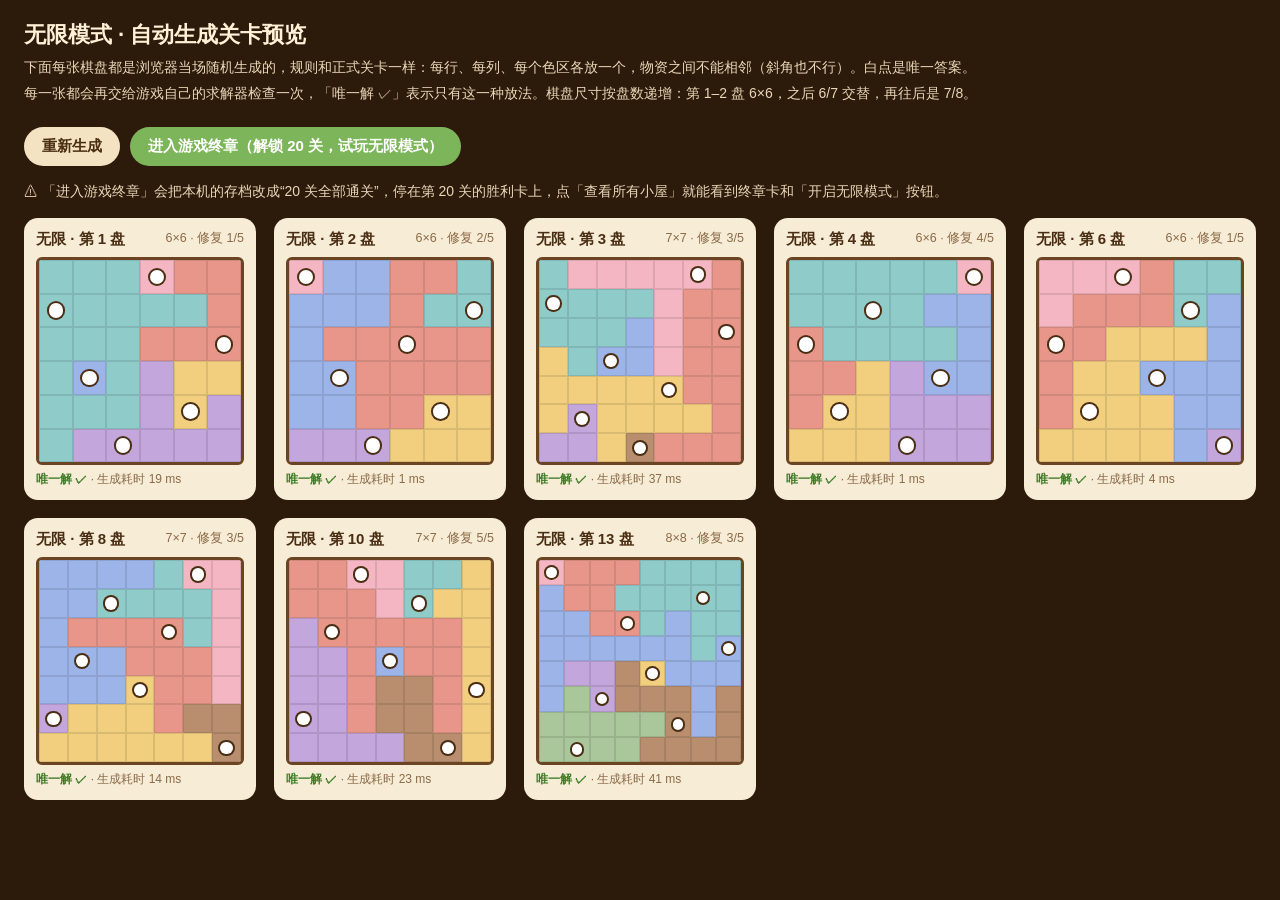
<file: endless-preview.html>
<!doctype html>
<html lang="zh-CN">
<head>
<meta charset="utf-8">
<meta name="viewport" content="width=device-width,initial-scale=1">
<title>无限模式 · 自动生成关卡预览</title>
<style>
  body{margin:0;font-family:"PingFang SC","Microsoft YaHei",sans-serif;background:#2C1A0B;color:#FFF1D6}
  header{padding:20px 24px 8px}
  h1{margin:0 0 6px;font-size:22px}
  p{margin:4px 0;color:#E9D7B8;font-size:14px;line-height:1.6}
  .bar{display:flex;flex-wrap:wrap;gap:10px;padding:10px 24px}
  button{border:0;border-radius:999px;padding:10px 18px;font-size:15px;cursor:pointer;background:#F3E3C2;color:#4A2E14;font-weight:700}
  button.go{background:#7DB65A;color:#fff}
  .grid{display:grid;grid-template-columns:repeat(auto-fill,minmax(230px,1fr));gap:18px;padding:12px 24px 40px}
  .card{background:#F7ECD6;border-radius:14px;padding:12px;color:#4A2E14}
  .card h3{margin:0 0 8px;font-size:15px;display:flex;justify-content:space-between}
  .card h3 small{font-weight:400;color:#8A6A48}
  .board{display:grid;aspect-ratio:1;border:3px solid #6B4423;border-radius:6px;overflow:hidden}
  .cell{position:relative;border:1px solid #0000001a;display:grid;place-items:center;font-size:14px}
  .cell.ans::after{content:"";width:46%;height:46%;border-radius:50%;background:#fff;box-shadow:0 0 0 2px #4A2E14}
  .cell.given::after{background:#F2C14E}
  .meta{margin-top:6px;font-size:12px;color:#8A6A48}
  .ok{color:#3E7D27;font-weight:700}.bad{color:#B3261E;font-weight:700}
</style>
</head>
<body>
<header>
  <h1>无限模式 · 自动生成关卡预览</h1>
  <p>下面每张棋盘都是浏览器当场随机生成的，规则和正式关卡一样：每行、每列、每个色区各放一个，物资之间不能相邻（斜角也不行）。白点是唯一答案。</p>
  <p>每一张都会再交给游戏自己的求解器检查一次，「唯一解 ✓」表示只有这一种放法。棋盘尺寸按盘数递增：第 1–2 盘 6×6，之后 6/7 交替，再往后是 7/8。</p>
</header>
<div class="bar">
  <button id="again">重新生成</button>
  <button id="ending" class="go">进入游戏终章（解锁 20 关，试玩无限模式）</button>
</div>
<p style="padding:0 24px">⚠ 「进入游戏终章」会把本机的存档改成“20 关全部通关”，停在第 20 关的胜利卡上，点「查看所有小屋」就能看到终章卡和「开启无限模式」按钮。</p>
<div class="grid" id="grid"></div>
<script type="module">
import { LEVELS, solve } from './engine.js';
import { generateEndless, endlessSize } from './endless.js';
const COLORS=['#F4B6C2','#8FCBC9','#E8968A','#9DB4E8','#F2CF7E','#C3A6DB','#B98E6E','#A9C79A'];
const ROUNDS=[1,2,3,4,6,8,10,13];
function render(){
  const grid=document.getElementById('grid');grid.innerHTML='';
  for(const round of ROUNDS){
    const t0=performance.now(),b=generateEndless(round),ms=Math.round(performance.now()-t0);
    const answers=solve({n:b.n,regions:b.regions,givens:b.givens},[],2).length;
    const card=document.createElement('div');card.className='card';
    card.innerHTML=`<h3>无限 · 第 ${round} 盘<small>${b.n}×${b.n} · 修复 ${(round-1)%5+1}/5</small></h3>`;
    const board=document.createElement('div');board.className='board';board.style.gridTemplateColumns=`repeat(${b.n},1fr)`;
    const sol=new Set(b.solution),giv=new Set(b.givens);
    b.regions.forEach((r,i)=>{const c=document.createElement('div');c.className='cell'+(sol.has(i)?' ans':'')+(giv.has(i)?' given':'');c.style.background=COLORS[r];board.appendChild(c);});
    card.appendChild(board);
    const meta=document.createElement('div');meta.className='meta';
    meta.innerHTML=`${answers===1?'<span class="ok">唯一解 ✓</span>':'<span class="bad">多解 ✗</span>'} · 生成耗时 ${ms} ms${b.givens.length?` · 预置 ${b.givens.length} 个`:''}`;
    card.appendChild(meta);grid.appendChild(card);
  }
}
document.getElementById('again').onclick=render;
document.getElementById('ending').onclick=()=>{
  const KEY='mother-daughter-rescue-v1',last=LEVELS.length-1,lv=LEVELS[last];
  let s={};try{s=JSON.parse(localStorage.getItem(KEY)||'{}')||{};}catch{}
  const placements=lv.solution.filter(i=>!lv.givens.includes(i));
  Object.assign(s,{version:1,index:last,completed:[...Array(LEVELS.length).keys()],tutorialSeen:true,tutorialVersion:5,endless:null,
    current:{placements,marks:[],credits:placements,phase:'won',remainingMs:3600000,elapsedMs:60000,hintsUsed:0,deadEnd:false,savedAt:Date.now()}});
  localStorage.setItem(KEY,JSON.stringify(s));location.href='./index.html';
};
render();
</script>
</body>
</html>
</file>
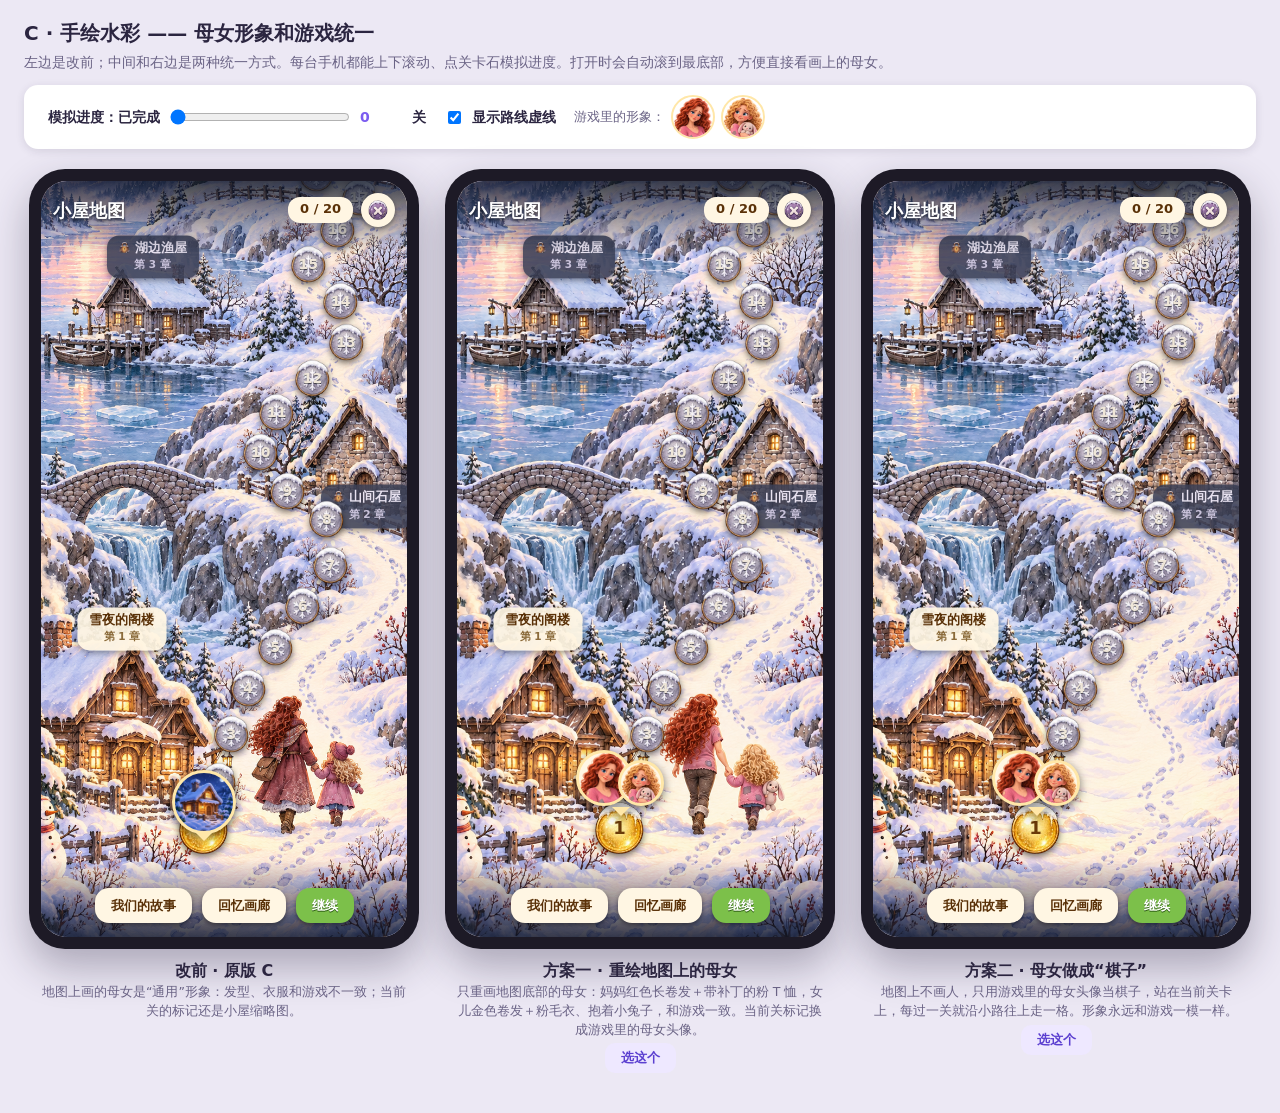
<file: map-c-chars.html>
<!doctype html>
<html lang="zh">
<head>
<meta charset="utf-8">
<meta name="viewport" content="width=device-width,initial-scale=1">
<title>C · 手绘水彩 — 母女形象统一 · 母女救援</title>
<style>
  *{box-sizing:border-box}
  body{margin:0;min-height:100vh;font:14px/1.5 system-ui,"Microsoft YaHei",sans-serif;color:#2b2540;background:#ECE8F4}
  header{padding:18px 24px 4px}
  h1{margin:0;font-size:20px}
  header p{margin:4px 0 0;color:#6a6385}
  .bar{display:flex;flex-wrap:wrap;gap:18px;align-items:center;padding:10px 24px;margin:8px 24px 0;border-radius:14px;background:#fff;box-shadow:0 2px 8px #2b25401f}
  .bar label{display:flex;align-items:center;gap:8px;font-weight:700}
  .bar input[type=range]{width:180px}
  .bar output{min-width:44px;font-variant-numeric:tabular-nums;color:#7B5CF0}
  .ref{display:flex;gap:6px;align-items:center;color:#6a6385;font-size:12.5px}
  .ref img{width:44px;height:44px;border-radius:50%;object-fit:cover;object-position:top;border:2px solid #FFE7A8;background:#fff}
  main{display:flex;flex-wrap:wrap;gap:26px;justify-content:center;padding:20px 24px 40px}
  figure{margin:0;display:flex;flex-direction:column;align-items:center;gap:10px;width:390px}
  .phone{width:390px;height:780px;border-radius:36px;padding:12px;background:#1d1a26;box-shadow:0 18px 40px #2b254055;outline:4px solid transparent;outline-offset:3px}
  figure.picked .phone{outline-color:#7B5CF0}
  .screen{position:relative;width:100%;height:100%;border-radius:26px;overflow:hidden;background:#F3EBDD}
  .scroll{position:absolute;inset:0;overflow-y:auto;overflow-x:hidden;scrollbar-width:none}
  .scroll::-webkit-scrollbar{display:none}
  .map{position:relative;width:100%;background-repeat:no-repeat}
  .map svg{position:absolute;inset:0;width:100%;height:100%;pointer-events:none}
  .node{position:absolute;width:38px;height:38px;margin:-19px 0 0 -19px;border:0;border-radius:50%;display:grid;place-items:center;font:900 14px/1 system-ui;color:#5A3108;
    background:url(assets/ui-step-done.webp) center/contain no-repeat;filter:drop-shadow(0 3px 3px #0008);cursor:pointer}
  .node.locked{background-image:url(assets/ui-step-locked.webp);color:#EFE6D8;text-shadow:0 1px 0 #0007}
  .node.current{background-image:url(assets/ui-step-current.webp);color:#6A3A08;width:54px;height:54px;margin:-27px 0 0 -27px;font-size:18px;animation:pulse 1.6s ease-in-out infinite}
  .node.done::after{content:"✓";color:#fff;font-size:18px;text-shadow:0 1px 2px #6A3A08}
  .node.done span{display:none}
  .home{position:absolute;transform:translate(-50%,-50%);padding:3px 12px 5px;border-radius:12px;background:#FFF6E3ee;box-shadow:0 2px 6px #0006;font-weight:900;font-size:13px;color:#5A3108;white-space:nowrap}
  .home small{display:block;font-size:10.5px;font-weight:700;color:#8a6a3a;text-align:center}
  .home.locked{background:#3a3f55dd;color:#e8e2f0}.home.locked small{color:#c9c2da}
  .home.locked::before{content:"";display:inline-block;width:12px;height:14px;margin-right:4px;vertical-align:-2px;background:url(assets/ui-icon-lock.webp) center/contain no-repeat}
  /* Old marker: a chapter-house thumbnail. */
  .pair{position:absolute;width:64px;height:64px;margin:-58px 0 0 -32px;border-radius:50%;border:3px solid #FFE7A8;background:#fff center 18%/cover no-repeat;box-shadow:0 3px 8px #0009;transition:left .6s,top .6s}
  .pair::after{content:"";position:absolute;left:50%;bottom:-10px;margin-left:-8px;border:8px solid transparent;border-top-color:#FFE7A8;border-bottom:0}
  /* New marker: the game's own mother + daughter portraits, side by side, as one token. */
  .duo{position:absolute;width:92px;height:62px;margin:-74px 0 0 -46px;transition:left .6s,top .6s;filter:drop-shadow(0 3px 5px #0008)}
  .duo i{position:absolute;bottom:10px;border-radius:50%;border:3px solid #FFE7A8;background:#FFF6E3 center 8%/cover no-repeat}
  .duo .m{left:2px;width:56px;height:56px;background-image:url(assets/avatar-mother.webp);z-index:1}
  .duo .d{right:2px;width:46px;height:46px;background-image:url(assets/avatar-daughter.webp);z-index:2}
  .duo::after{content:"";position:absolute;left:50%;bottom:0;margin-left:-8px;border:9px solid transparent;border-top-color:#FFE7A8;border-bottom:0}
  .hud{position:absolute;left:0;right:0;top:0;z-index:3;display:flex;align-items:center;gap:8px;padding:12px 12px 26px;background:linear-gradient(#0a1224cc,#0a122400)}
  .hud h2{margin:0;flex:1;color:#fff;font-size:18px;text-shadow:0 2px 3px #0009}
  .hud .count{padding:2px 12px 4px;border-radius:12px;background:#FFF6E3;color:#5A3108;font-weight:900;font-size:13px}
  .hud .x{width:34px;height:34px;border-radius:50%;background:#FFF6E3 url(assets/ui-icon-close.webp) center/60% no-repeat;box-shadow:0 2px 4px #0006}
  .foot{position:absolute;left:0;right:0;bottom:0;z-index:3;display:flex;gap:10px;justify-content:center;padding:28px 12px 14px;background:linear-gradient(#0a122400,#0a1224cc)}
  .foot span{padding:8px 16px;border-radius:14px;background:#FFF6E3;color:#5A3108;font-weight:900;font-size:13px;box-shadow:0 2px 4px #0006}
  .foot span.go{background:#7CC04A;color:#fff;text-shadow:0 1px 0 #2a5a10}
  figcaption{text-align:center}
  figcaption b{display:block;font-size:16px}
  figcaption small{display:block;color:#6a6385;font-size:12.5px;max-width:370px}
  .pick{margin-top:4px;padding:6px 16px;border:0;border-radius:10px;background:#EEE8FF;color:#5b3fd0;font:700 13px system-ui,"Microsoft YaHei";cursor:pointer}
  figure.picked .pick{background:#7B5CF0;color:#fff}
  .missing{position:absolute;inset:0;display:grid;place-items:center;color:#8a6a3a;font-size:14px;text-align:center;padding:20px;background:#F3EBDDee;z-index:2}
  @keyframes pulse{50%{filter:drop-shadow(0 0 10px #FFD24A) brightness(1.12)}}
</style>
</head>
<body>
<header>
  <h1>C · 手绘水彩 —— 母女形象和游戏统一</h1>
  <p>左边是改前；中间和右边是两种统一方式。每台手机都能上下滚动、点关卡石模拟进度。打开时会自动滚到最底部，方便直接看画上的母女。</p>
</header>
<div class="bar">
  <label>模拟进度：已完成 <input id="prog" type="range" min="0" max="20" step="1" value="0"><output id="progOut">0</output> 关</label>
  <label><input id="path" type="checkbox" checked> 显示路线虚线</label>
  <span class="ref">游戏里的形象：<img src="assets/avatar-mother.webp" alt="妈妈"><img src="assets/avatar-daughter.webp" alt="女儿"></span>
  <span id="picked" style="color:#7B5CF0;font-weight:700"></span>
</div>
<main id="main"></main>
<script>
const HOMES=[['雪夜的阁楼','第 1 章'],['山间石屋','第 2 章'],['湖边渔屋','第 3 章'],['两间农舍','第 4 章']];
// Path + home label points for map C (x,y as 0..1 of the image, bottom→top). All three share them:
// the edited images keep C's composition.
const PTS=[[.46,.88],[.50,.81],[.53,.74],[.60,.68],[.66,.63],[.72,.58],[.70,.535],[.60,.50],[.56,.45],[.62,.41],[.70,.37],[.76,.33],[.72,.29],[.66,.255],[.72,.22],[.78,.19],[.72,.165],[.64,.15],[.58,.135],[.66,.12]];
const HOMEPTS=[[.30,.66],[.78,.525],[.36,.25],[.42,.12]];
const VERSIONS=[
  {id:'c0',name:'改前 · 原版 C',desc:'地图上画的母女是“通用”形象：发型、衣服和游戏不一致；当前关的标记还是小屋缩略图。',img:'assets/map-v3.png',marker:'pair'},
  {id:'c1',name:'方案一 · 重绘地图上的母女',desc:'只重画地图底部的母女：妈妈红色长卷发＋带补丁的粉 T 恤，女儿金色卷发＋粉毛衣、抱着小兔子，和游戏一致。当前关标记换成游戏里的母女头像。',img:'assets/map-v3-chars.png',marker:'duo'},
  {id:'c2',name:'方案二 · 母女做成“棋子”',desc:'地图上不画人，只用游戏里的母女头像当棋子，站在当前关卡上，每过一关就沿小路往上走一格。形象永远和游戏一模一样。',img:'assets/map-v3-empty.png',marker:'duo'},
];
const $=id=>document.getElementById(id);
let done=0;
function chapterOf(i){return Math.floor(i/5);}
function build(v){
  const fig=document.createElement('figure');fig.id='fig-'+v.id;
  fig.innerHTML=`<div class="phone"><div class="screen"><div class="scroll"><div class="map"></div></div>
    <div class="hud"><h2>小屋地图</h2><span class="count"></span><span class="x"></span></div>
    <div class="foot"><span>我们的故事</span><span>回忆画廊</span><span class="go">继续</span></div></div></div>
    <figcaption><b>${v.name}</b><small>${v.desc}</small>${v.id==='c0'?'':'<button class="pick" type="button">选这个</button>'}</figcaption>`;
  $('main').appendChild(fig);
  const pk=fig.querySelector('.pick');
  if(pk)pk.onclick=()=>{document.querySelectorAll('figure').forEach(f=>f.classList.toggle('picked',f===fig));$('picked').textContent='已选：'+v.name+'（告诉我这个名字即可）';};
  const im=new Image();
  im.onload=()=>{v.w=im.naturalWidth;v.h=im.naturalHeight;fig.querySelector('.missing')?.remove();draw(v,true);};
  im.onerror=()=>{fig.querySelector('.screen').insertAdjacentHTML('beforeend','<div class="missing">这张图还在生成，稍后刷新页面</div>');};
  im.src=v.img+'?t='+Date.now();
}
function draw(v,first){
  const fig=$('fig-'+v.id);if(!v.w)return;
  const scroll=fig.querySelector('.scroll'),map=fig.querySelector('.map');
  // Cover-fit without stretching; the map is 1.2x the screen so it scrolls a little.
  const W=scroll.clientWidth,H=Math.max(scroll.clientHeight*1.2,W*v.h/v.w);
  const s=Math.max(W/v.w,H/v.h),iw=v.w*s,ox=(iw-W)/2;
  map.style.height=H+'px';map.style.backgroundImage=`url(${v.img})`;
  map.style.backgroundSize=`${iw}px ${v.h*s}px`;map.style.backgroundPosition=`${-ox}px 0`;
  const P=([x,y])=>[x*iw-ox,y*v.h*s];
  // Re-space the 20 stones evenly along the traced path.
  const raw=PTS.map(P),seg=[0];
  for(let i=1;i<raw.length;i++)seg.push(seg[i-1]+Math.hypot(raw[i][0]-raw[i-1][0],raw[i][1]-raw[i-1][1]));
  const L=seg[seg.length-1],even=Array.from({length:20},(_,k)=>{
    const t=L*k/19;let j=1;while(j<seg.length-1&&seg[j]<t)j++;
    const f=(t-seg[j-1])/((seg[j]-seg[j-1])||1);
    return [raw[j-1][0]+(raw[j][0]-raw[j-1][0])*f,raw[j-1][1]+(raw[j][1]-raw[j-1][1])*f];});
  let html='';
  if($('path').checked){
    const d=raw.map((p,i)=>(i?'L':'M')+p.map(n=>n.toFixed(1)).join(' ')).join(' ');
    html+=`<svg viewBox="0 0 ${W} ${H}"><path d="${d}" fill="none" stroke="#FFF6E3" stroke-width="4" stroke-dasharray="2 9" stroke-linecap="round" opacity=".9"/></svg>`;
  }
  const cur=Math.min(19,done);
  HOMEPTS.forEach((p,c)=>{const [x,y]=P(p),locked=c*5>cur;html+=`<div class="home ${locked?'locked':''}" style="left:${x}px;top:${y}px">${HOMES[c][0]}<small>${HOMES[c][1]}${!locked&&[0,1,2,3,4].every(k=>c*5+k<done)?' · 已完成':''}</small></div>`;});
  even.forEach(([x,y],i)=>{const cls=i<done?'done':i===cur&&done<20?'current':i>cur?'locked':'';
    html+=`<button class="node ${cls}" style="left:${x}px;top:${y}px" data-i="${i}" title="第 ${i+1} 关"><span>${i+1}</span></button>`;});
  const [mx,my]=even[cur];
  html+=v.marker==='duo'
    ?`<div class="duo" style="left:${mx}px;top:${my}px"><i class="m"></i><i class="d"></i></div>`
    :`<div class="pair" style="left:${mx}px;top:${my}px;background-image:url(assets/ui-chapter-${chapterOf(cur)}.webp)"></div>`;
  map.innerHTML=html;
  fig.querySelector('.count').textContent=`${done} / 20`;
  map.querySelectorAll('.node').forEach(b=>b.onclick=()=>{done=+b.dataset.i;$('prog').value=done;sync();});
  scroll.scrollTo({top:first?H:Math.max(0,my-scroll.clientHeight*.6),behavior:first?'auto':'smooth'});
}
function sync(){$('progOut').textContent=done;VERSIONS.forEach(v=>draw(v,false));}
$('prog').oninput=e=>{done=+e.target.value;sync();};
$('path').onchange=sync;
VERSIONS.forEach(build);
</script>
</body>
</html>
</file>
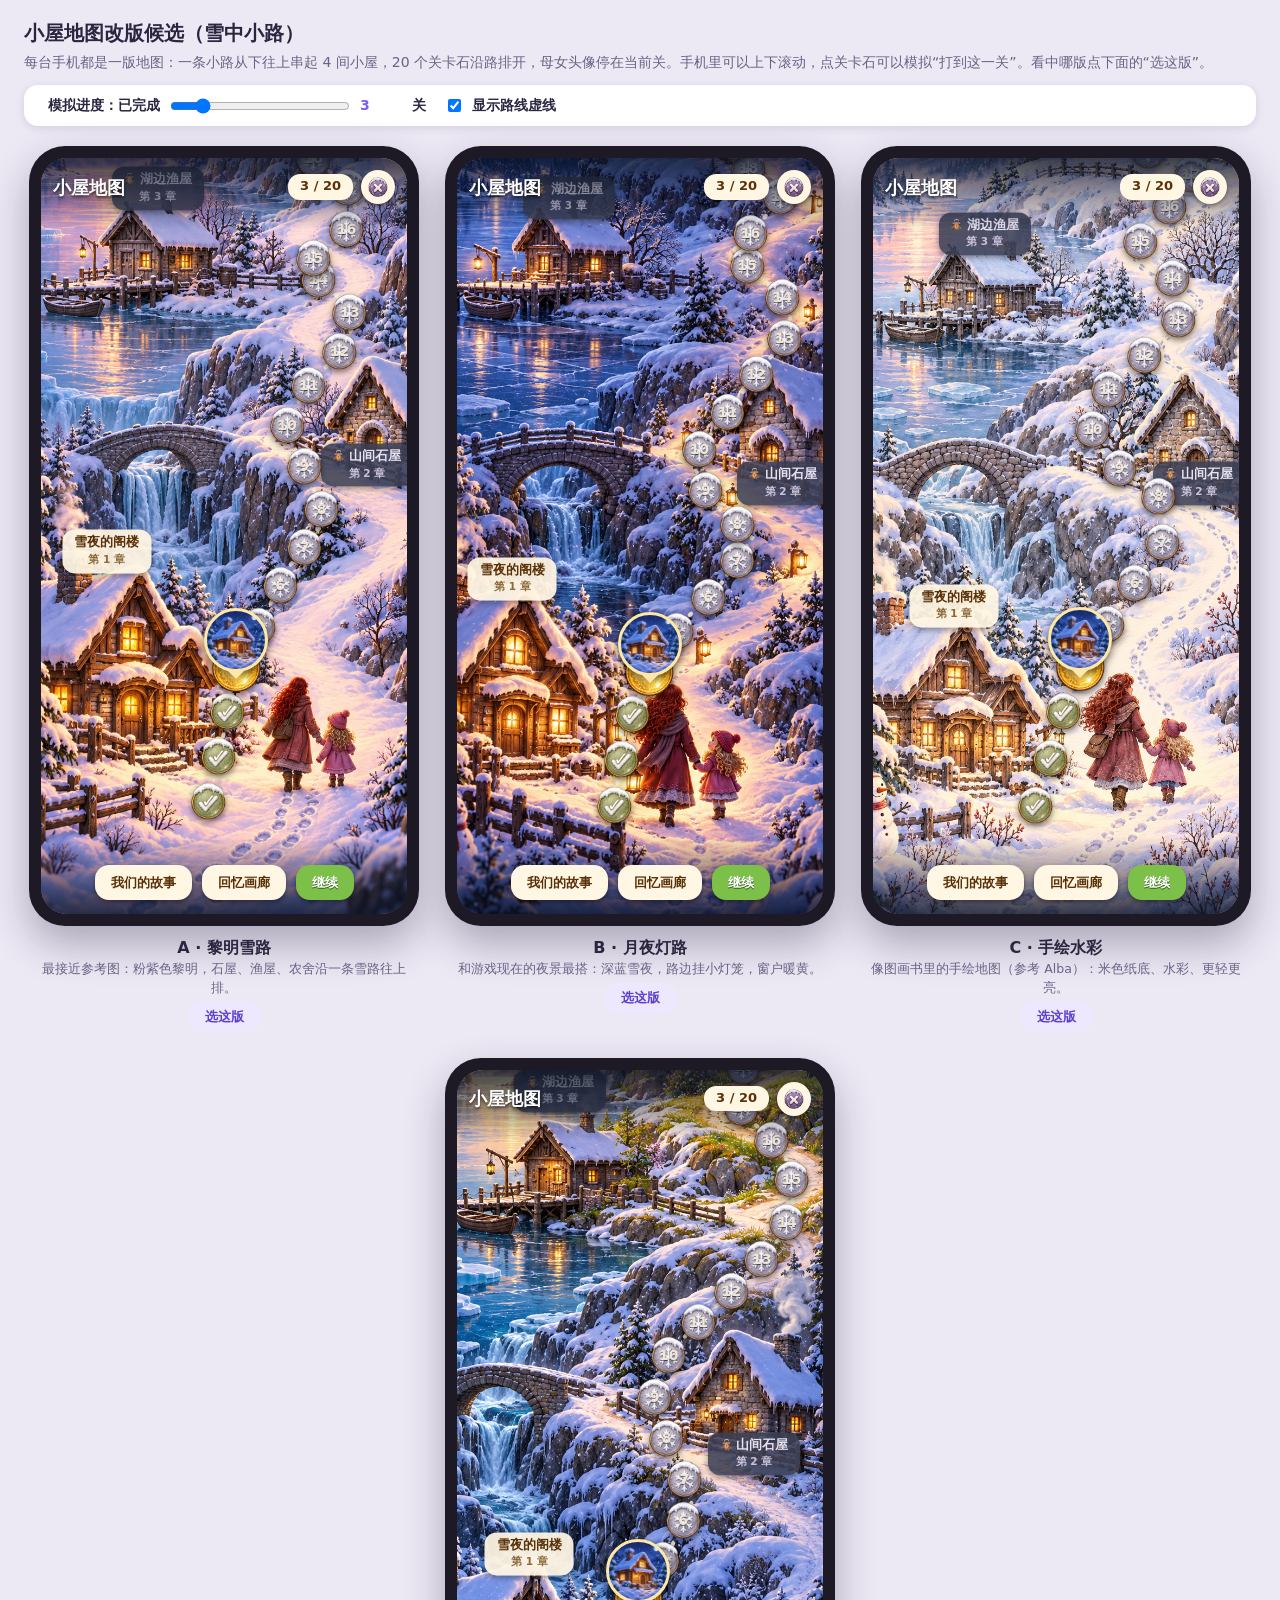
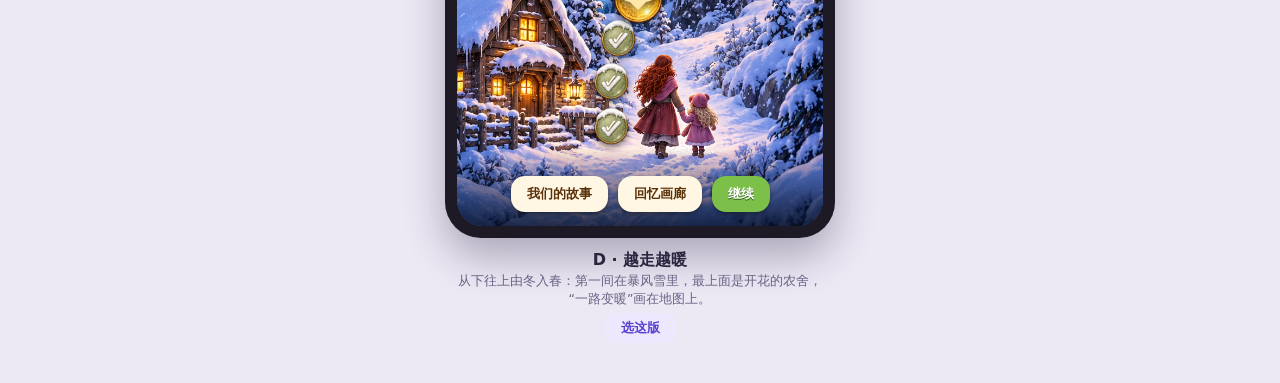
<file: map-picker.html>
<!doctype html>
<html lang="zh">
<head>
<meta charset="utf-8">
<meta name="viewport" content="width=device-width,initial-scale=1">
<title>小屋地图改版候选 · 母女救援</title>
<style>
  *{box-sizing:border-box}
  body{margin:0;min-height:100vh;font:14px/1.5 system-ui,"Microsoft YaHei",sans-serif;color:#2b2540;background:#ECE8F4}
  header{padding:18px 24px 4px}
  h1{margin:0;font-size:20px}
  header p{margin:4px 0 0;color:#6a6385}
  .bar{display:flex;flex-wrap:wrap;gap:18px;align-items:center;padding:10px 24px;margin:8px 24px 0;border-radius:14px;background:#fff;box-shadow:0 2px 8px #2b25401f}
  .bar label{display:flex;align-items:center;gap:8px;font-weight:700}
  .bar input[type=range]{width:180px}
  .bar output{min-width:44px;font-variant-numeric:tabular-nums;color:#7B5CF0}
  main{display:flex;flex-wrap:wrap;gap:26px;justify-content:center;padding:20px 24px 40px}
  figure{margin:0;display:flex;flex-direction:column;align-items:center;gap:10px;width:390px}
  .phone{width:390px;height:780px;border-radius:36px;padding:12px;background:#1d1a26;box-shadow:0 18px 40px #2b254055;cursor:pointer;outline:4px solid transparent;outline-offset:3px}
  figure.picked .phone{outline-color:#7B5CF0}
  .screen{position:relative;width:100%;height:100%;border-radius:26px;overflow:hidden;background:#22344F}
  .scroll{position:absolute;inset:0;overflow-y:auto;overflow-x:hidden;scrollbar-width:none}
  .scroll::-webkit-scrollbar{display:none}
  .map{position:relative;width:100%;background-size:100% 100%;background-repeat:no-repeat}
  .map svg{position:absolute;inset:0;width:100%;height:100%;pointer-events:none}
  .node{position:absolute;width:38px;height:38px;margin:-19px 0 0 -19px;border:0;border-radius:50%;display:grid;place-items:center;font:900 14px/1 system-ui;color:#5A3108;
    background:url(assets/ui-step-done.webp) center/contain no-repeat;filter:drop-shadow(0 3px 3px #0008);cursor:pointer}
  .node.locked{background-image:url(assets/ui-step-locked.webp);color:#EFE6D8;text-shadow:0 1px 0 #0007}
  .node.current{background-image:url(assets/ui-step-current.webp);color:#6A3A08;width:54px;height:54px;margin:-27px 0 0 -27px;font-size:18px;animation:pulse 1.6s ease-in-out infinite}
  .node.done::after{content:"✓";color:#fff;font-size:18px;text-shadow:0 1px 2px #6A3A08}
  .node.done span{display:none}
  .home{position:absolute;transform:translate(-50%,-50%);padding:3px 12px 5px;border-radius:12px;background:#FFF6E3ee;box-shadow:0 2px 6px #0006;font-weight:900;font-size:13px;color:#5A3108;white-space:nowrap}
  .home small{display:block;font-size:10.5px;font-weight:700;color:#8a6a3a;text-align:center}
  .home.locked{background:#3a3f55dd;color:#e8e2f0}.home.locked small{color:#c9c2da}
  .home.locked::before{content:"";display:inline-block;width:12px;height:14px;margin-right:4px;vertical-align:-2px;background:url(assets/ui-icon-lock.webp) center/contain no-repeat}
  .pair{position:absolute;width:64px;height:64px;margin:-58px 0 0 -32px;border-radius:50%;border:3px solid #FFE7A8;background:#fff center 18%/cover no-repeat;box-shadow:0 3px 8px #0009;transition:left .6s,top .6s}
  .pair::after{content:"";position:absolute;left:50%;bottom:-10px;margin-left:-8px;border:8px solid transparent;border-top-color:#FFE7A8;border-bottom:0}
  .hud{position:absolute;left:0;right:0;top:0;z-index:3;display:flex;align-items:center;gap:8px;padding:12px 12px 26px;background:linear-gradient(#0a1224cc,#0a122400)}
  .hud h2{margin:0;flex:1;color:#fff;font-size:18px;text-shadow:0 2px 3px #0009}
  .hud .count{padding:2px 12px 4px;border-radius:12px;background:#FFF6E3;color:#5A3108;font-weight:900;font-size:13px}
  .hud .x{width:34px;height:34px;border-radius:50%;background:#FFF6E3 url(assets/ui-icon-close.webp) center/60% no-repeat;box-shadow:0 2px 4px #0006}
  .foot{position:absolute;left:0;right:0;bottom:0;z-index:3;display:flex;gap:10px;justify-content:center;padding:28px 12px 14px;background:linear-gradient(#0a122400,#0a1224cc)}
  .foot span{padding:8px 16px;border-radius:14px;background:#FFF6E3;color:#5A3108;font-weight:900;font-size:13px;box-shadow:0 2px 4px #0006}
  .foot span.go{background:#7CC04A;color:#fff;text-shadow:0 1px 0 #2a5a10}
  figcaption{text-align:center}
  figcaption b{display:block;font-size:16px}
  figcaption small{display:block;color:#6a6385;font-size:12.5px;max-width:370px}
  .pick{margin-top:4px;padding:6px 16px;border:0;border-radius:10px;background:#EEE8FF;color:#5b3fd0;font:700 13px system-ui,"Microsoft YaHei";cursor:pointer}
  figure.picked .pick{background:#7B5CF0;color:#fff}
  .missing{position:absolute;inset:0;display:grid;place-items:center;color:#c9c2da;font-size:14px;text-align:center;padding:20px}
  @keyframes pulse{50%{filter:drop-shadow(0 0 10px #FFD24A) brightness(1.12)}}
</style>
</head>
<body>
<header>
  <h1>小屋地图改版候选（雪中小路）</h1>
  <p>每台手机都是一版地图：一条小路从下往上串起 4 间小屋，20 个关卡石沿路排开，母女头像停在当前关。手机里可以上下滚动，点关卡石可以模拟“打到这一关”。看中哪版点下面的“选这版”。</p>
</header>
<div class="bar">
  <label>模拟进度：已完成 <input id="prog" type="range" min="0" max="20" step="1" value="3"><output id="progOut">3</output> 关</label>
  <label><input id="path" type="checkbox" checked> 显示路线虚线</label>
  <span id="picked" style="color:#7B5CF0;font-weight:700"></span>
</div>
<main id="main"></main>
<script>
const HOMES=[['雪夜的阁楼','第 1 章'],['山间石屋','第 2 章'],['湖边渔屋','第 3 章'],['两间农舍','第 4 章']];
// Each version: map image, 20 level points along its painted path (x,y as 0..1 of the image, bottom→top),
// and one label point per home. Filled in after looking at each generated map.
const VERSIONS=[
  {id:'v1',name:'A · 黎明雪路',desc:'最接近参考图：粉紫色黎明，石屋、渔屋、农舍沿一条雪路往上排。',img:'assets/map-v1.png',
    pts:[[.47,.875],[.50,.80],[.52,.73],[.58,.67],[.63,.615],[.70,.565],[.66,.51],[.62,.465],[.66,.42],[.72,.385],[.76,.345],[.70,.305],[.64,.285],[.72,.265],[.76,.225],[.74,.195],[.68,.17],[.64,.145],[.72,.125],[.70,.105]],
    homes:[[.27,.60],[.78,.505],[.37,.20],[.48,.12]]},
  {id:'v2',name:'B · 月夜灯路',desc:'和游戏现在的夜景最搭：深蓝雪夜，路边挂小灯笼，窗户暖黄。',img:'assets/map-v2.png',
    pts:[[.45,.88],[.47,.80],[.52,.73],[.58,.68],[.66,.635],[.72,.585],[.64,.545],[.60,.50],[.66,.455],[.72,.41],[.78,.37],[.80,.33],[.74,.30],[.68,.27],[.74,.235],[.78,.205],[.72,.18],[.66,.16],[.70,.14],[.64,.12]],
    homes:[[.25,.63],[.78,.525],[.36,.21],[.48,.13]]},
  {id:'v3',name:'C · 手绘水彩',desc:'像图画书里的手绘地图（参考 Alba）：米色纸底、水彩、更轻更亮。',img:'assets/map-v3.png',
    pts:[[.46,.88],[.50,.81],[.53,.74],[.60,.68],[.66,.63],[.72,.58],[.70,.535],[.60,.50],[.56,.45],[.62,.41],[.70,.37],[.76,.33],[.72,.29],[.66,.255],[.72,.22],[.78,.19],[.72,.165],[.64,.15],[.58,.135],[.66,.12]],
    homes:[[.30,.66],[.78,.525],[.36,.25],[.42,.12]]},
  {id:'v4',name:'D · 越走越暖',desc:'从下往上由冬入春：第一间在暴风雪里，最上面是开花的农舍，“一路变暖”画在地图上。',img:'assets/map-v4.png',
    pts:[[.50,.89],[.50,.81],[.56,.74],[.62,.69],[.66,.64],[.62,.585],[.58,.54],[.60,.49],[.66,.45],[.72,.42],[.78,.385],[.84,.345],[.86,.30],[.84,.26],[.78,.225],[.74,.195],[.76,.16],[.72,.135],[.70,.11],[.64,.10]],
    homes:[[.34,.70],[.78,.59],[.40,.19],[.52,.10]],fx:.7},
];
const $=id=>document.getElementById(id);
let done=3;
function chapterOf(i){return Math.floor(i/5);}
function build(v){
  const fig=document.createElement('figure');fig.id='fig-'+v.id;
  fig.innerHTML=`<div class="phone"><div class="screen"><div class="scroll"><div class="map"></div></div>
    <div class="hud"><h2>小屋地图</h2><span class="count"></span><span class="x"></span></div>
    <div class="foot"><span>我们的故事</span><span>回忆画廊</span><span class="go">继续</span></div></div></div>
    <figcaption><b>${v.name}</b><small>${v.desc}</small><button class="pick" type="button">选这版</button></figcaption>`;
  $('main').appendChild(fig);
  fig.querySelector('.pick').onclick=()=>{document.querySelectorAll('figure').forEach(f=>f.classList.toggle('picked',f===fig));$('picked').textContent='已选：'+v.name+'（告诉我这个名字即可）';};
  const im=new Image();
  im.onload=()=>{v.w=im.naturalWidth;v.h=im.naturalHeight;draw(v);};
  im.onerror=()=>{fig.querySelector('.screen').insertAdjacentHTML('beforeend','<div class="missing">底图还在生成，稍后刷新</div>');};
  im.src=v.img;
}
function draw(v){
  const fig=$('fig-'+v.id);if(!v.w)return;
  const scroll=fig.querySelector('.scroll'),map=fig.querySelector('.map');
  // Cover-fit the painting into the phone without stretching: scale by height,
  // crop the overflowing sides evenly, and map points through the same transform.
  // 1.2x the screen height so the map scrolls a little, like the reference.
  const W=scroll.clientWidth,H=Math.max(scroll.clientHeight*1.2,W*v.h/v.w);
  const s=Math.max(W/v.w,H/v.h),iw=v.w*s,ox=(iw-W)*(v.fx??.5);
  map.style.height=H+'px';map.style.backgroundImage=`url(${v.img})`;
  map.style.backgroundSize=`${iw}px ${v.h*s}px`;map.style.backgroundPosition=`${-ox}px 0`;
  const P=([x,y])=>[x*iw-ox,y*v.h*s];
  // The hand-placed points trace the painted path; re-space 20 stones evenly along it
  // so the short top stretch does not get crowded.
  const raw=v.pts.map(P),seg=[0];
  for(let i=1;i<raw.length;i++)seg.push(seg[i-1]+Math.hypot(raw[i][0]-raw[i-1][0],raw[i][1]-raw[i-1][1]));
  const L=seg[seg.length-1],even=raw.length<2?raw:Array.from({length:20},(_,k)=>{
    const t=L*k/19;let j=1;while(j<seg.length-1&&seg[j]<t)j++;
    const f=(t-seg[j-1])/((seg[j]-seg[j-1])||1);
    return [raw[j-1][0]+(raw[j][0]-raw[j-1][0])*f,raw[j-1][1]+(raw[j][1]-raw[j-1][1])*f];});
  const Q=i=>even[i];
  let html='';
  if($('path').checked&&v.pts.length>1){
    const d=v.pts.map((p,i)=>(i?'L':'M')+P(p).map(n=>n.toFixed(1)).join(' ')).join(' ');
    html+=`<svg viewBox="0 0 ${W} ${H}"><path d="${d}" fill="none" stroke="#FFF6E3" stroke-width="4" stroke-dasharray="2 9" stroke-linecap="round" opacity=".85"/></svg>`;
  }
  const cur=Math.min(19,done),open=Math.min(19,done);
  v.homes.forEach((p,c)=>{const [x,y]=P(p),locked=c*5>open;html+=`<div class="home ${locked?'locked':''}" style="left:${x}px;top:${y}px">${HOMES[c][0]}<small>${HOMES[c][1]}${!locked&&[0,1,2,3,4].every(k=>c*5+k<done)?' · 已完成':''}</small></div>`;});
  even.forEach(([x,y],i)=>{const cls=i<done?'done':i===cur&&done<20?'current':i>open?'locked':'';
    html+=`<button class="node ${cls}" style="left:${x}px;top:${y}px" data-i="${i}" title="第 ${i+1} 关"><span>${i+1}</span></button>`;});
  if(even.length){const [x,y]=Q(Math.min(19,done));html+=`<div class="pair" style="left:${x}px;top:${y}px;background-image:url(assets/ui-chapter-${chapterOf(Math.min(19,done))}.webp)"></div>`;}
  map.innerHTML=html;
  fig.querySelector('.count').textContent=`${done} / 20`;
  map.querySelectorAll('.node').forEach(b=>b.onclick=()=>{done=+b.dataset.i;$('prog').value=done;sync();});
  // Keep the current stone in view.
  if(even.length){const y=Q(Math.min(19,done))[1];scroll.scrollTo({top:Math.max(0,y-scroll.clientHeight*.6),behavior:'smooth'});}
}
function sync(){$('progOut').textContent=done;VERSIONS.forEach(draw);}
VERSIONS.forEach(build);
$('prog').addEventListener('input',()=>{done=+$('prog').value;sync();});
$('path').addEventListener('change',sync);
addEventListener('resize',sync);
</script>
</body>
</html>
</file>
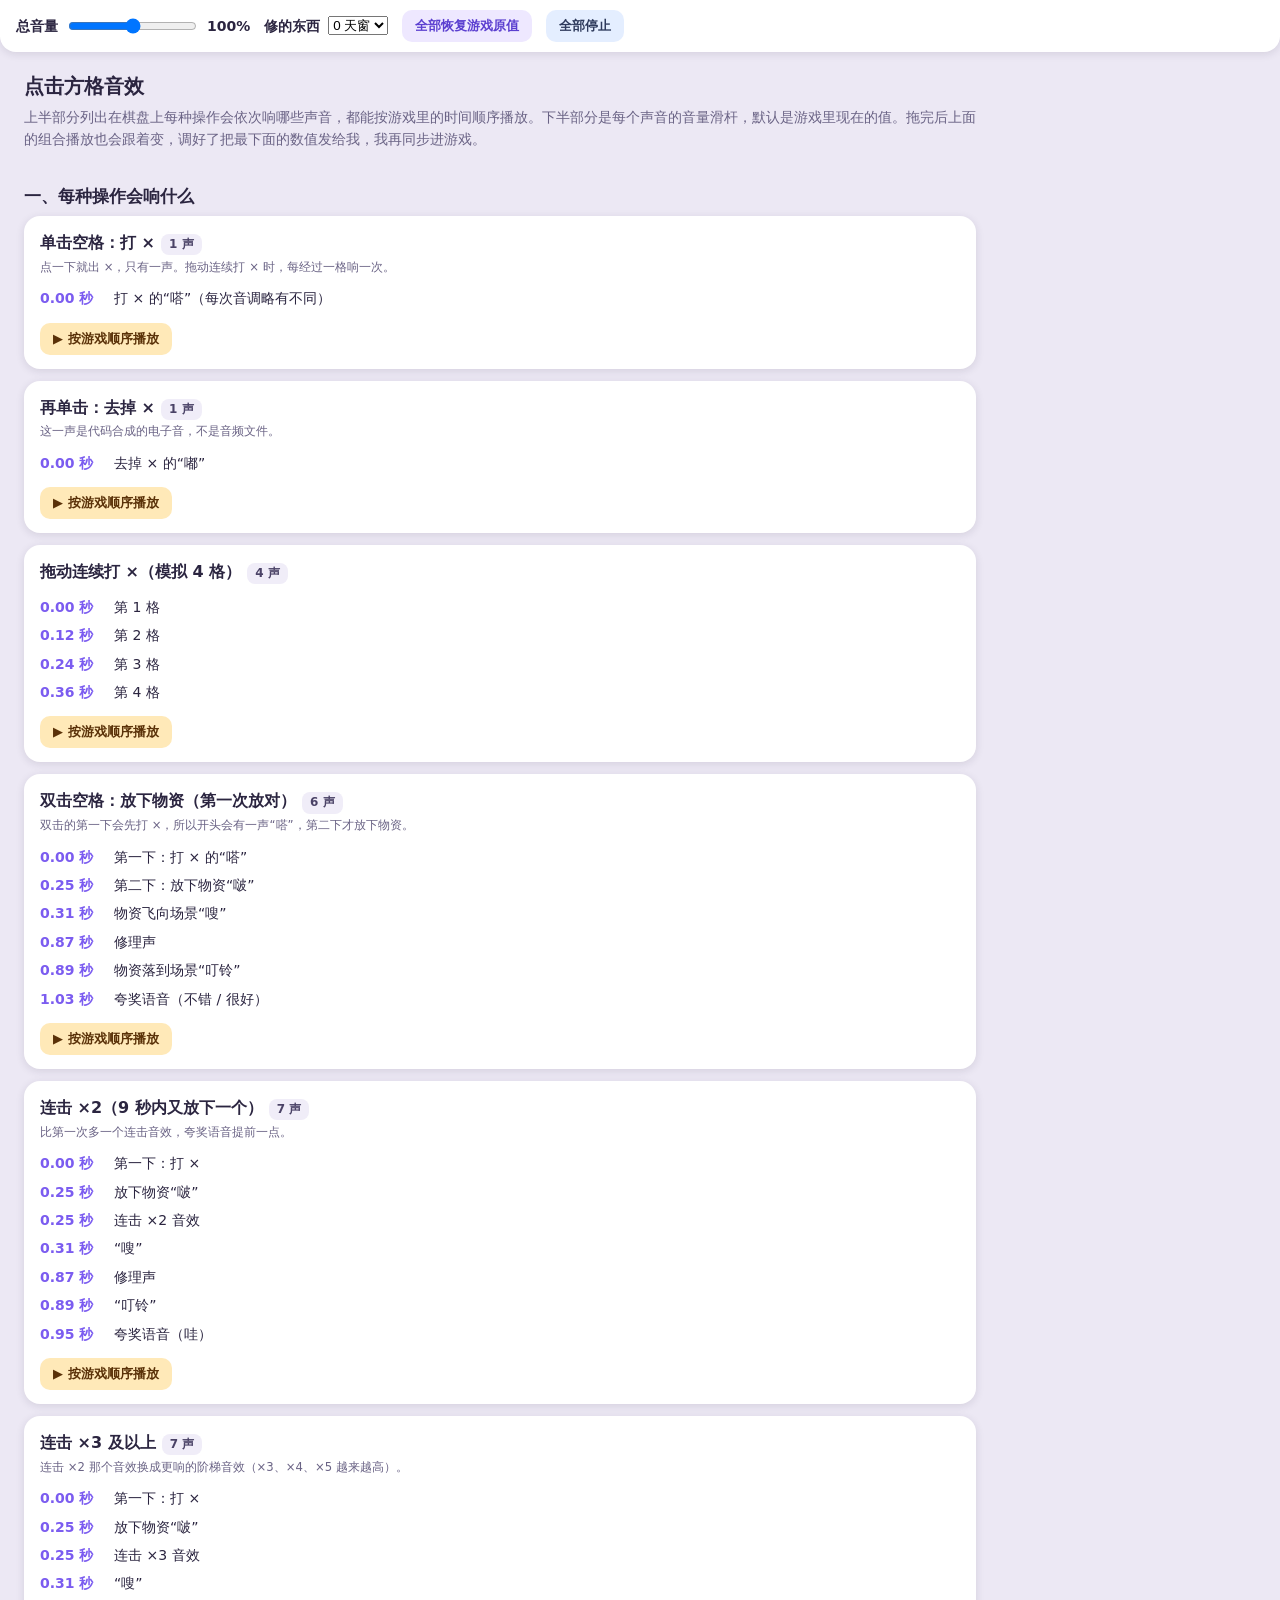
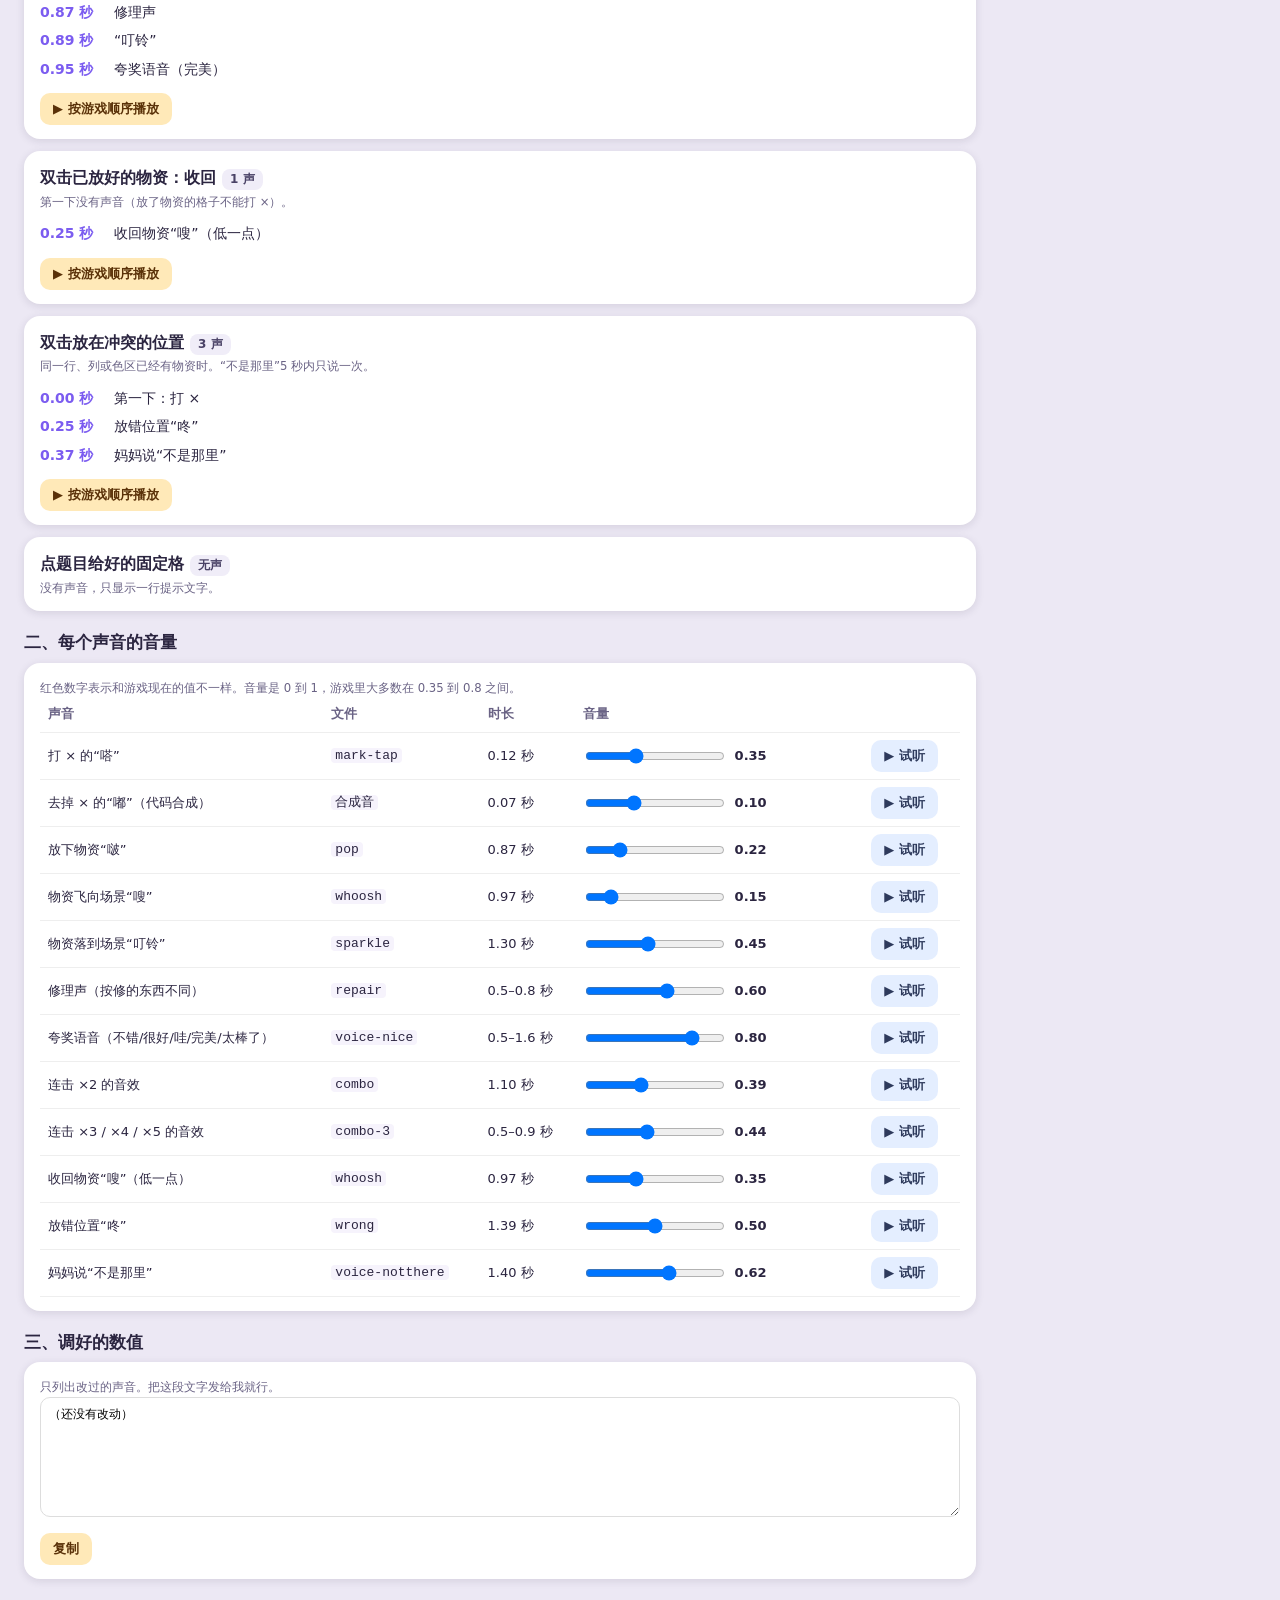
<file: sfx-board-check.html>
<!doctype html>
<html lang="zh">
<head>
<meta charset="utf-8">
<meta name="viewport" content="width=device-width,initial-scale=1">
<title>点击方格音效 · 母女救援</title>
<style>
*{box-sizing:border-box}
body{margin:0;font:14px/1.6 system-ui,"Microsoft YaHei",sans-serif;color:#2b2540;background:#ECE8F4}
header{padding:18px 24px 6px;max-width:1000px}
h1{margin:0;font-size:20px}
h2{margin:18px 0 6px;font-size:17px}
header p{margin:4px 0 0;color:#6a6385}
main{max-width:1000px;padding:8px 24px 40px}
.card{background:#fff;border-radius:16px;padding:14px 16px;box-shadow:0 2px 8px #2b25401f;margin-bottom:12px}
.card b{font-size:16px}
.card small{display:block;color:#6a6385;margin-top:2px}
.bar{position:sticky;top:0;z-index:5;background:#fff;border-radius:0 0 16px 16px;box-shadow:0 2px 8px #2b25401f;padding:10px 16px;display:flex;flex-wrap:wrap;gap:14px;align-items:center}
.bar label{display:flex;align-items:center;gap:8px;font-weight:700}
button{font:700 13px system-ui,"Microsoft YaHei";border:0;border-radius:10px;padding:7px 13px;cursor:pointer;background:#FFE9B8;color:#5A3108;white-space:nowrap}
button.alt{background:#E4EEFF;color:#2E3A5C}
button.ghost{background:#EEE8FF;color:#5b3fd0}
table{border-collapse:collapse;width:100%;font-size:13px}
td,th{border-bottom:1px solid #eee;padding:7px 8px;text-align:left;vertical-align:middle}
th{color:#6a6385;font-weight:700}
.time{font-variant-numeric:tabular-nums;color:#7B5CF0;font-weight:700;white-space:nowrap}
.vol{display:flex;align-items:center;gap:8px;min-width:230px}
.vol input{width:140px}
.vol output{font-variant-numeric:tabular-nums;min-width:40px;font-weight:700}
.changed output{color:#c0392b}
.steps{margin:8px 0 0;padding-left:0;list-style:none}
.steps li{display:flex;gap:10px;padding:3px 0}
.steps .time{min-width:64px}
.tag{display:inline-block;padding:1px 8px;border-radius:8px;font-size:12px;font-weight:700;margin-left:6px;background:#F0EDF8;color:#4a4266}
.row{display:flex;gap:8px;flex-wrap:wrap;margin-top:10px;align-items:center}
textarea{width:100%;height:120px;font:12px/1.5 Consolas,monospace;border:1px solid #ddd;border-radius:10px;padding:8px}
code{background:#F6F3FC;padding:0 4px;border-radius:4px}
</style>
</head>
<body>
<div class="bar">
<label>总音量 <input type="range" id="master" min="0" max="2" step="0.05" value="1"><output id="masterOut">100%</output></label>
<label>修的东西 <select id="task"><option value="0">0 天窗</option><option value="1">1</option><option value="2">2</option><option value="3">3</option><option value="4">4</option></select></label>
<button class="ghost" id="resetAll">全部恢复游戏原值</button>
<button class="alt" id="stopAll">全部停止</button>
</div>
<header>
<h1>点击方格音效</h1>
<p>上半部分列出在棋盘上每种操作会依次响哪些声音，都能按游戏里的时间顺序播放。下半部分是每个声音的音量滑杆，默认是游戏里现在的值。拖完后上面的组合播放也会跟着变，调好了把最下面的数值发给我，我再同步进游戏。</p>
</header>
<main>

<h2>一、每种操作会响什么</h2>
<div id="actions"></div>

<h2>二、每个声音的音量</h2>
<div class="card">
<small>红色数字表示和游戏现在的值不一样。音量是 0 到 1，游戏里大多数在 0.35 到 0.8 之间。</small>
<table id="vols"><tr><th>声音</th><th>文件</th><th>时长</th><th>音量</th><th></th></tr></table>
</div>

<h2>三、调好的数值</h2>
<div class="card">
<small>只列出改过的声音。把这段文字发给我就行。</small>
<textarea id="result" readonly>（还没有改动）</textarea>
<div class="row"><button id="copy">复制</button></div>
</div>
</main>
<script>
// Volumes are the game's current values (audio.js SFX/VOICES table, overridden where app.js passes volume:)
const SOUNDS={
  'mark-tap':{name:'打 × 的“嗒”',vol:.35,len:'0.12 秒',where:'app.js 487'},
  'unmark':{name:'去掉 × 的“嘟”（代码合成）',vol:.10,len:'0.07 秒',where:'feedback.js unmark',synth:[[350,0,.065,255]]},
  'pop':{name:'放下物资“啵”',vol:.22,len:'0.87 秒',where:'app.js 454'},
  'whoosh':{name:'物资飞向场景“嗖”',vol:.15,len:'0.97 秒',where:'app.js 465'},
  'sparkle':{name:'物资落到场景“叮铃”',vol:.45,len:'1.30 秒',where:'app.js 466'},
  'repair':{name:'修理声（按修的东西不同）',vol:.6,len:'0.5–0.8 秒',where:'audio.js repair-0…4'},
  'voice-nice':{name:'夸奖语音（不错/很好/哇/完美/太棒了）',vol:.8,len:'0.5–1.6 秒',where:'app.js 144',voice:true},
  'combo':{name:'连击 ×2 的音效',vol:.39,len:'1.10 秒',where:'app.js 412'},
  'combo-3':{name:'连击 ×3 / ×4 / ×5 的音效',vol:.44,len:'0.5–0.9 秒',where:'audio.js combo-3/4/5'},
  'remove':{name:'收回物资“嗖”（低一点）',vol:.35,len:'0.97 秒',where:'app.js 442',file:'whoosh',rate:.8},
  'wrong':{name:'放错位置“咚”',vol:.5,len:'1.39 秒',where:'app.js 449'},
  'voice-notthere':{name:'妈妈说“不是那里”',vol:.62,len:'1.40 秒',where:'app.js 153',voice:true},
};
const DEF=Object.fromEntries(Object.entries(SOUNDS).map(([k,s])=>[k,s.vol]));
const vol={...DEF};
const PRAISE=['voice-nice','voice-great','voice-wow','voice-perfect','voice-amazing'];

// Each action: [label, note, steps [ms, soundKey, text, opts]]
const ACTIONS=[
  ['单击空格：打 ×','点一下就出 ×，只有一声。拖动连续打 × 时，每经过一格响一次。',[[0,'mark-tap','打 × 的“嗒”（每次音调略有不同）',{rate:'rand'}]]],
  ['再单击：去掉 ×','这一声是代码合成的电子音，不是音频文件。',[[0,'unmark','去掉 × 的“嘟”']]],
  ['拖动连续打 ×（模拟 4 格）','',[[0,'mark-tap','第 1 格',{rate:'rand'}],[120,'mark-tap','第 2 格',{rate:'rand'}],[240,'mark-tap','第 3 格',{rate:'rand'}],[360,'mark-tap','第 4 格',{rate:'rand'}]]],
  ['双击空格：放下物资（第一次放对）','双击的第一下会先打 ×，所以开头会有一声“嗒”，第二下才放下物资。',[
    [0,'mark-tap','第一下：打 × 的“嗒”',{rate:'rand'}],[250,'pop','第二下：放下物资“啵”'],[310,'whoosh','物资飞向场景“嗖”'],
    [870,'repair','修理声'],[890,'sparkle','物资落到场景“叮铃”'],[1030,'voice-nice','夸奖语音（不错 / 很好）',{praise:'low'}]]],
  ['连击 ×2（9 秒内又放下一个）','比第一次多一个连击音效，夸奖语音提前一点。',[
    [0,'mark-tap','第一下：打 ×',{rate:'rand'}],[250,'pop','放下物资“啵”'],[250,'combo','连击 ×2 音效'],[310,'whoosh','“嗖”'],
    [870,'repair','修理声'],[890,'sparkle','“叮铃”'],[950,'voice-nice','夸奖语音（哇）',{praise:2}]]],
  ['连击 ×3 及以上','连击 ×2 那个音效换成更响的阶梯音效（×3、×4、×5 越来越高）。',[
    [0,'mark-tap','第一下：打 ×',{rate:'rand'}],[250,'pop','放下物资“啵”'],[250,'combo-3','连击 ×3 音效'],[310,'whoosh','“嗖”'],
    [870,'repair','修理声'],[890,'sparkle','“叮铃”'],[950,'voice-nice','夸奖语音（完美）',{praise:3}]]],
  ['双击已放好的物资：收回','第一下没有声音（放了物资的格子不能打 ×）。',[[250,'remove','收回物资“嗖”（低一点）']]],
  ['双击放在冲突的位置','同一行、列或色区已经有物资时。“不是那里”5 秒内只说一次。',[
    [0,'mark-tap','第一下：打 ×',{rate:'rand'}],[250,'wrong','放错位置“咚”'],[370,'voice-notthere','妈妈说“不是那里”']]],
  ['点题目给好的固定格','没有声音，只显示一行提示文字。',[]],
];

let ctx,timers=[],live=[];
function master(){return +document.getElementById('master').value;}
function ac(){if(!ctx)ctx=new (window.AudioContext||window.webkitAudioContext)();ctx.resume();return ctx;}
function sound(key,opts={}){
  const s=SOUNDS[key];const g=Math.min(1,vol[key]*master());
  if(s.synth){
    // Same chain as feedback.js: 0.32 master gain and an 1800 Hz lowpass.
    const c=ac(),out=c.createGain(),f=c.createBiquadFilter();out.gain.value=.32;f.type='lowpass';f.frequency.value=1800;f.Q.value=.5;out.connect(f);f.connect(c.destination);
    const now=c.currentTime;
    for(const [fr,d,dur,end] of s.synth){const o=c.createOscillator(),gn=c.createGain(),st=now+d;o.type='sine';o.frequency.setValueAtTime(fr,st);o.frequency.exponentialRampToValueAtTime(end,st+dur);
      gn.gain.setValueAtTime(0,now);gn.gain.linearRampToValueAtTime(vol[key]*master(),st+.009);gn.gain.exponentialRampToValueAtTime(.0001,st+dur);gn.gain.linearRampToValueAtTime(0,st+dur+.008);
      o.connect(gn);gn.connect(out);o.start(st);o.stop(st+dur+.012);}
    return;
  }
  let file=s.file||key;
  if(key==='repair')file='repair-'+document.getElementById('task').value;
  if(key==='voice-nice'&&opts.praise!==undefined){const i=opts.praise==='low'?(Math.random()<.5?0:1):opts.praise;file=PRAISE[i]+(Math.random()<.5?'':'-2');}
  const a=new Audio(`assets/${file}.ogg`);a.volume=g;
  a.playbackRate=opts.rate==='rand'?.95+Math.random()*.1:(s.rate||1);
  a.play().catch(()=>{});live.push(a);
}
function stopAll(){timers.forEach(clearTimeout);timers=[];live.forEach(a=>{a.pause();});live=[];}
function playSteps(steps){stopAll();for(const [ms,key,,opts] of steps)timers.push(setTimeout(()=>sound(key,opts||{}),ms));}

// Action cards
const box=document.getElementById('actions');
ACTIONS.forEach(([label,note,steps])=>{
  const c=document.createElement('div');c.className='card';
  c.innerHTML=`<b>${label}</b><span class="tag">${steps.length?steps.length+' 声':'无声'}</span>${note?`<small>${note}</small>`:''}`+
    (steps.length?`<ul class="steps">${steps.map(([ms,key,text])=>`<li><span class="time">${(ms/1000).toFixed(2)} 秒</span><span>${text}</span></li>`).join('')}</ul><div class="row"><button>▶ 按游戏顺序播放</button></div>`:'');
  if(steps.length)c.querySelector('button').onclick=()=>playSteps(steps);
  box.appendChild(c);
});

// Volume table
const tbl=document.getElementById('vols');
Object.entries(SOUNDS).forEach(([key,s])=>{
  const tr=document.createElement('tr');const max=s.synth?.3:1;
  tr.innerHTML=`<td>${s.name}</td><td><code>${s.synth?'合成音':(s.file||key)}</code></td><td>${s.len}</td>
  <td><div class="vol"><input type="range" min="0" max="${max}" step="0.01" value="${s.vol}"><output>${s.vol.toFixed(2)}</output></div></td><td><button class="alt">▶ 试听</button></td>`;
  const r=tr.querySelector('input'),o=tr.querySelector('output'),v=tr.querySelector('.vol');
  r.oninput=()=>{vol[key]=+r.value;o.textContent=(+r.value).toFixed(2);v.classList.toggle('changed',Math.abs(vol[key]-DEF[key])>.001);update();};
  r.onchange=()=>sound(key,{praise:'low'});
  tr.querySelector('button').onclick=()=>sound(key,{praise:'low',rate:key==='mark-tap'?'rand':undefined});
  s.row={r,o,v};tbl.appendChild(tr);
});
const mOut=document.getElementById('masterOut');
document.getElementById('master').oninput=e=>{mOut.textContent=Math.round(e.target.value*100)+'%';update();};
function update(){
  const m=master(),lines=[];
  if(Math.abs(m-1)>.001)lines.push(`总音量 ${Math.round(m*100)}%（以下数值已乘上总音量）`);
  for(const [k,s] of Object.entries(SOUNDS)){const nv=Math.min(1,vol[k]*m);if(Math.abs(nv-DEF[k])>.001)lines.push(`${s.name}：${DEF[k].toFixed(2)} → ${nv.toFixed(2)}`);}
  document.getElementById('result').value=lines.length?lines.join('\n'):'（还没有改动）';
}
document.getElementById('resetAll').onclick=()=>{for(const [k,s] of Object.entries(SOUNDS)){vol[k]=DEF[k];s.row.r.value=DEF[k];s.row.o.textContent=DEF[k].toFixed(2);s.row.v.classList.remove('changed');}document.getElementById('master').value=1;mOut.textContent='100%';update();};
document.getElementById('stopAll').onclick=stopAll;
document.getElementById('copy').onclick=()=>{const t=document.getElementById('result');t.select();navigator.clipboard?.writeText(t.value);};
</script>
</body>
</html>
</file>
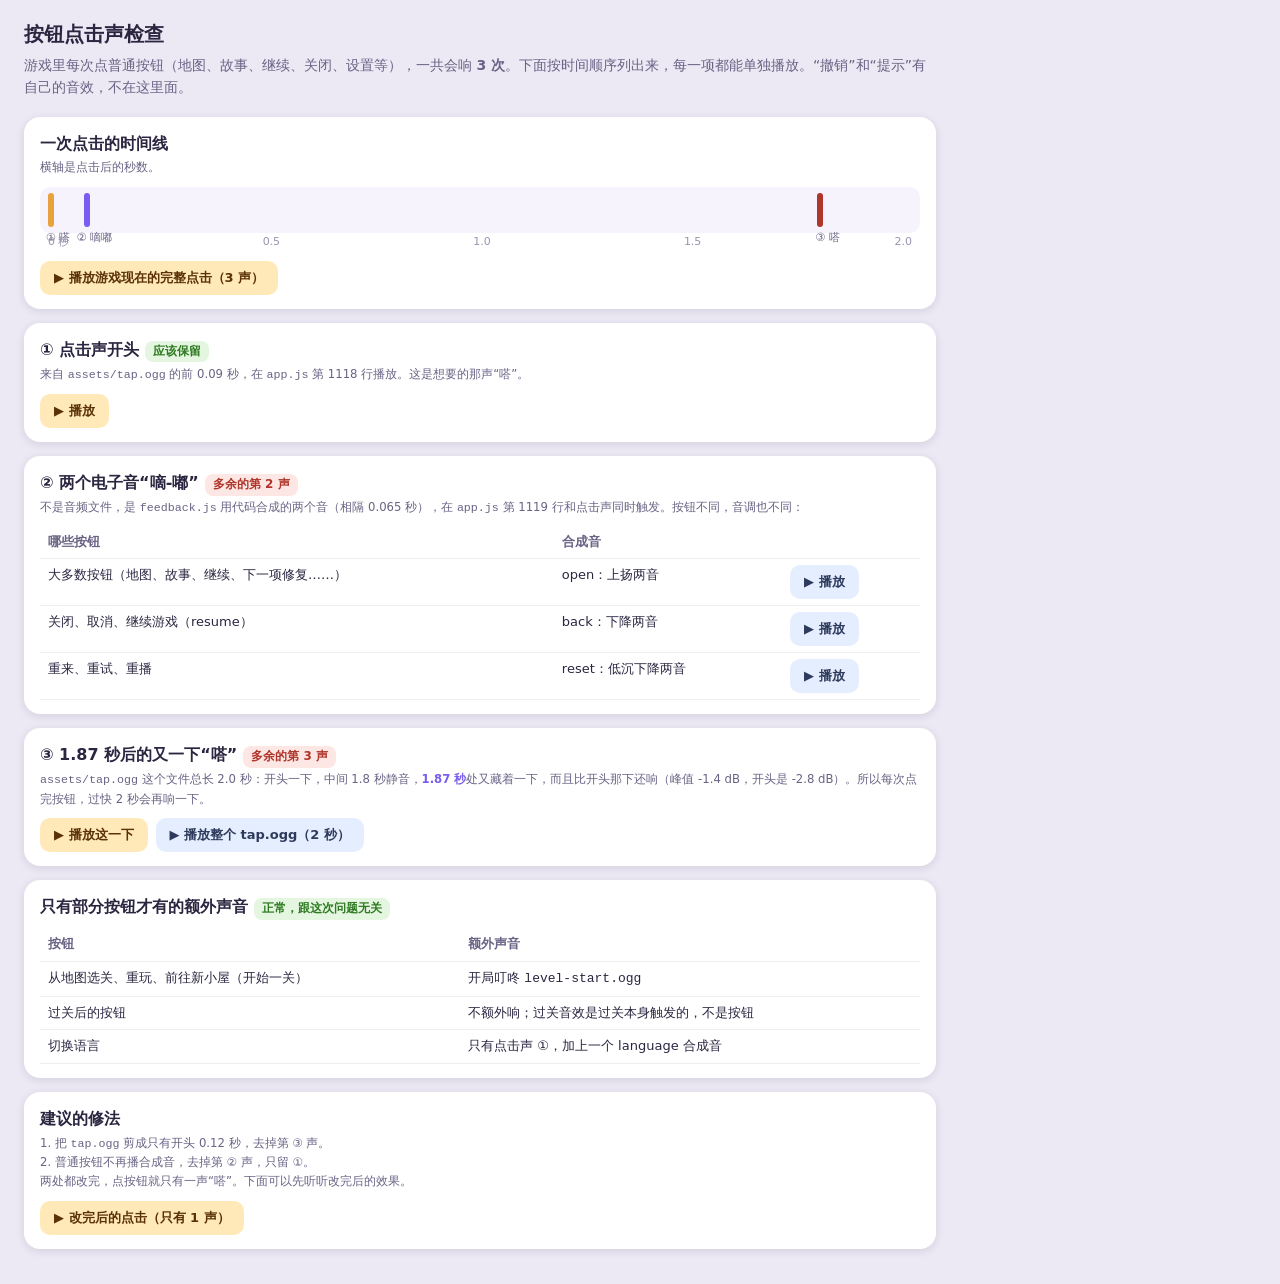
<file: sfx-click-check.html>
<!doctype html>
<html lang="zh">
<head>
<meta charset="utf-8">
<meta name="viewport" content="width=device-width,initial-scale=1">
<title>按钮点击声检查 · 母女救援</title>
<style>
*{box-sizing:border-box}
body{margin:0;font:14px/1.6 system-ui,"Microsoft YaHei",sans-serif;color:#2b2540;background:#ECE8F4}
header{padding:18px 24px 6px;max-width:960px}
h1{margin:0;font-size:20px}
header p{margin:4px 0 0;color:#6a6385}
main{max-width:960px;padding:12px 24px 40px;display:flex;flex-direction:column;gap:14px}
.card{background:#fff;border-radius:16px;padding:14px 16px;box-shadow:0 2px 8px #2b25401f}
.card b{font-size:16px}
.card small{display:block;color:#6a6385;margin-top:2px}
.row{display:flex;gap:8px;flex-wrap:wrap;margin-top:10px}
button{font:700 13px system-ui,"Microsoft YaHei";border:0;border-radius:10px;padding:8px 14px;cursor:pointer;background:#FFE9B8;color:#5A3108}
button.alt{background:#E4EEFF;color:#2E3A5C}
.tag{display:inline-block;padding:1px 8px;border-radius:8px;font-size:12px;font-weight:700;margin-left:6px}
.bad{background:#FDE7E4;color:#b0352a}
.ok{background:#E4F6E0;color:#2f7a22}
table{border-collapse:collapse;width:100%;margin-top:8px;font-size:13px}
td,th{border-bottom:1px solid #eee;padding:6px 8px;text-align:left;vertical-align:top}
th{color:#6a6385;font-weight:700}
.time{font-variant-numeric:tabular-nums;color:#7B5CF0;font-weight:700;white-space:nowrap}
.timeline{position:relative;height:46px;margin-top:10px;background:#F6F3FC;border-radius:10px}
.mark{position:absolute;top:6px;width:6px;height:34px;border-radius:3px}
.mark span{position:absolute;top:36px;left:-20px;width:60px;font-size:11px;text-align:center;color:#6a6385}
.axis{position:absolute;left:8px;right:8px;bottom:-18px;display:flex;justify-content:space-between;font-size:11px;color:#9a94b0}
</style>
</head>
<body>
<header>
<h1>按钮点击声检查</h1>
<p>游戏里每次点普通按钮（地图、故事、继续、关闭、设置等），一共会响 <b>3 次</b>。下面按时间顺序列出来，每一项都能单独播放。“撤销”和“提示”有自己的音效，不在这里面。</p>
</header>
<main>

<div class="card">
<b>一次点击的时间线</b>
<small>横轴是点击后的秒数。</small>
<div class="timeline" id="tl"></div>
<div style="height:18px"></div>
<div class="row">
<button id="playAll">▶ 播放游戏现在的完整点击（3 声）</button>
</div>
</div>

<div class="card">
<b>① 点击声开头</b><span class="tag ok">应该保留</span>
<small>来自 <code>assets/tap.ogg</code> 的前 0.09 秒，在 <code>app.js</code> 第 1118 行播放。这是想要的那声“嗒”。</small>
<div class="row"><button data-play="head">▶ 播放</button></div>
</div>

<div class="card">
<b>② 两个电子音“嘀-嘟”</b><span class="tag bad">多余的第 2 声</span>
<small>不是音频文件，是 <code>feedback.js</code> 用代码合成的两个音（相隔 0.065 秒），在 <code>app.js</code> 第 1119 行和点击声同时触发。按钮不同，音调也不同：</small>
<table>
<tr><th>哪些按钮</th><th>合成音</th><th></th></tr>
<tr><td>大多数按钮（地图、故事、继续、下一项修复……）</td><td>open：上扬两音</td><td><button class="alt" data-synth="open">▶ 播放</button></td></tr>
<tr><td>关闭、取消、继续游戏（resume）</td><td>back：下降两音</td><td><button class="alt" data-synth="back">▶ 播放</button></td></tr>
<tr><td>重来、重试、重播</td><td>reset：低沉下降两音</td><td><button class="alt" data-synth="reset">▶ 播放</button></td></tr>
</table>
</div>

<div class="card">
<b>③ 1.87 秒后的又一下“嗒”</b><span class="tag bad">多余的第 3 声</span>
<small><code>assets/tap.ogg</code> 这个文件总长 2.0 秒：开头一下，中间 1.8 秒静音，<span class="time">1.87 秒</span>处又藏着一下，而且比开头那下还响（峰值 -1.4 dB，开头是 -2.8 dB）。所以每次点完按钮，过快 2 秒会再响一下。</small>
<div class="row"><button data-play="tail">▶ 播放这一下</button><button class="alt" data-play="full">▶ 播放整个 tap.ogg（2 秒）</button></div>
</div>

<div class="card">
<b>只有部分按钮才有的额外声音</b><span class="tag ok">正常，跟这次问题无关</span>
<table>
<tr><th>按钮</th><th>额外声音</th></tr>
<tr><td>从地图选关、重玩、前往新小屋（开始一关）</td><td>开局叮咚 <code>level-start.ogg</code></td></tr>
<tr><td>过关后的按钮</td><td>不额外响；过关音效是过关本身触发的，不是按钮</td></tr>
<tr><td>切换语言</td><td>只有点击声 ①，加上一个 language 合成音</td></tr>
</table>
</div>

<div class="card">
<b>建议的修法</b>
<small>1. 把 <code>tap.ogg</code> 剪成只有开头 0.12 秒，去掉第 ③ 声。<br>2. 普通按钮不再播合成音，去掉第 ② 声，只留 ①。<br>两处都改完，点按钮就只有一声“嗒”。下面可以先听听改完后的效果。</small>
<div class="row"><button id="playFixed">▶ 改完后的点击（只有 1 声）</button></div>
</div>

</main>
<script>
const files={head:'assets/sfx-preview/tap-head.ogg',tail:'assets/sfx-preview/tap-tail.ogg',full:'assets/tap.ogg'};
// Same tone table and output chain as feedback.js: [Hz, start s, duration s, end Hz, peak]
const tones={
  open:[[330,0,.09,392,.10],[494,.065,.11,494,.08]],
  back:[[392,0,.09,330,.10],[247,.065,.11,247,.08]],
  reset:[[330,0,.10,280,.09],[220,.09,.14,196,.09]]
};
let ctx,out;
function synth(kind){
  if(!ctx){ctx=new (window.AudioContext||window.webkitAudioContext)();out=ctx.createGain();out.gain.value=.32;const f=ctx.createBiquadFilter();f.type='lowpass';f.frequency.value=1800;f.Q.value=.5;out.connect(f);f.connect(ctx.destination);}
  ctx.resume();const now=ctx.currentTime;
  for(const [fr,d,dur,end,peak] of tones[kind]){
    const o=ctx.createOscillator(),g=ctx.createGain(),s=now+d;
    o.type='sine';o.frequency.setValueAtTime(fr,s);o.frequency.exponentialRampToValueAtTime(end,s+dur);
    g.gain.setValueAtTime(0,now);g.gain.setValueAtTime(0,s);g.gain.linearRampToValueAtTime(peak,s+.009);
    g.gain.exponentialRampToValueAtTime(.0001,s+dur);g.gain.linearRampToValueAtTime(0,s+dur+.008);
    o.connect(g);g.connect(out);o.start(s);o.stop(s+dur+.012);
  }
}
function play(key,rate=1){const a=new Audio(files[key]);a.volume=.5;a.playbackRate=rate;a.play();}
document.querySelectorAll('[data-play]').forEach(b=>b.onclick=()=>play(b.dataset.play));
document.querySelectorAll('[data-synth]').forEach(b=>b.onclick=()=>synth(b.dataset.synth));
// Exactly what the game does on a normal button: full tap.ogg at rate 1.05 + the 'open' synth.
document.getElementById('playAll').onclick=()=>{play('full',1.05);synth('open');};
document.getElementById('playFixed').onclick=()=>play('head',1.05);
// Timeline (2.0 s wide, matching the axis labels)
const tl=document.getElementById('tl'),W=2.0;
[[0,'#E8A23C','① 嗒'],[.065,'#7B5CF0','② 嘀嘟'],[1.87/1.05,'#b0352a','③ 嗒']].forEach(([t,c,l],i)=>{
  const m=document.createElement('div');m.className='mark';m.style.left=`calc(8px + (100% - 16px) * ${t/W} + ${i===1?8:0}px)`;m.style.background=c;m.innerHTML=`<span>${l}</span>`;tl.appendChild(m);
});
const ax=document.createElement('div');ax.className='axis';ax.innerHTML='<span>0 秒</span><span>0.5</span><span>1.0</span><span>1.5</span><span>2.0</span>';tl.appendChild(ax);
</script>
</body>
</html>
</file>
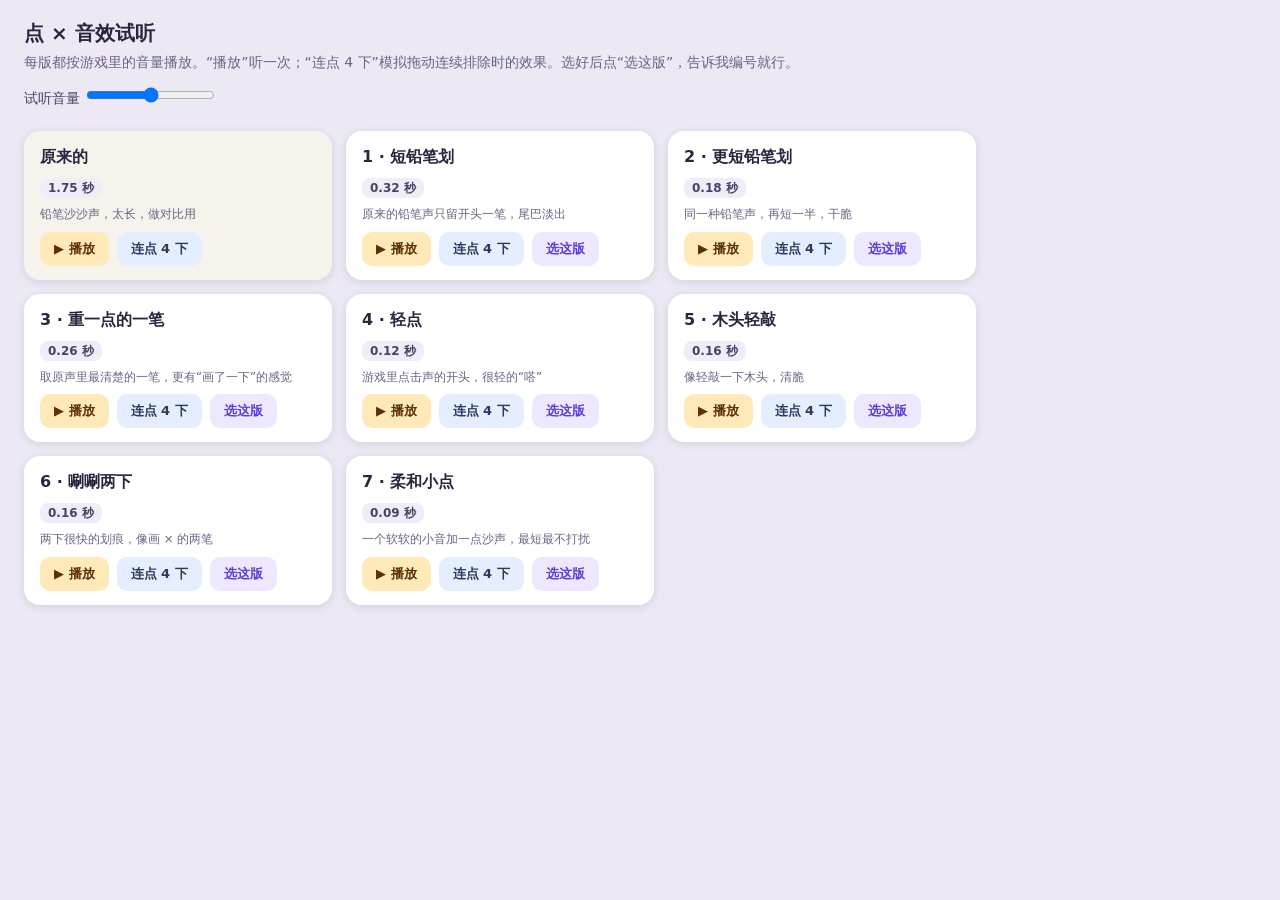
<file: sfx-mark-picker.html>
<!doctype html>
<html lang="zh">
<head>
<meta charset="utf-8">
<meta name="viewport" content="width=device-width,initial-scale=1">
<title>点 × 音效试听 · 母女救援</title>
<style>
  *{box-sizing:border-box}
  body{margin:0;font:14px/1.5 system-ui,"Microsoft YaHei",sans-serif;color:#2b2540;background:#ECE8F4}
  header{padding:18px 24px 6px;max-width:900px}
  h1{margin:0;font-size:20px}
  header p{margin:4px 0 0;color:#6a6385}
  main{display:grid;grid-template-columns:repeat(auto-fill,minmax(260px,1fr));gap:14px;padding:16px 24px 40px;max-width:1000px}
  .card{background:#fff;border-radius:16px;padding:14px 16px;box-shadow:0 2px 8px #2b25401f;outline:4px solid transparent;outline-offset:2px;display:flex;flex-direction:column;gap:8px}
  .card.picked{outline-color:#7B5CF0}
  .card.old{background:#F6F3EC}
  .card b{font-size:16px}
  .card small{color:#6a6385}
  .row{display:flex;gap:8px;flex-wrap:wrap}
  button{font:700 13px system-ui,"Microsoft YaHei";border:0;border-radius:10px;padding:8px 14px;cursor:pointer}
  .play{background:#FFE9B8;color:#5A3108}
  .rapid{background:#E4EEFF;color:#2E3A5C}
  .pick{background:#EEE8FF;color:#5b3fd0}
  .card.picked .pick{background:#7B5CF0;color:#fff}
  .len{display:inline-block;padding:1px 8px;border-radius:8px;background:#F0EDF8;color:#4a4266;font-size:12px;font-weight:700}
  .bar{display:flex;align-items:center;gap:10px;padding:6px 24px;color:#4a4266}
</style>
</head>
<body>
<header>
  <h1>点 × 音效试听</h1>
  <p>每版都按游戏里的音量播放。“播放”听一次；“连点 4 下”模拟拖动连续排除时的效果。选好后点“选这版”，告诉我编号就行。</p>
</header>
<div class="bar"><label>试听音量 <input id="vol" type="range" min="0.2" max="1" step="0.05" value="0.6"></label></div>
<main id="list"></main>
<script>
const V=[
  {id:'0',file:'assets/scribble.ogg',vol:.4,len:'1.75 秒',name:'原来的',desc:'铅笔沙沙声，太长，做对比用',old:true},
  {id:'1',file:'assets/sfx-preview/mark-1.ogg',vol:.45,len:'0.32 秒',name:'1 · 短铅笔划',desc:'原来的铅笔声只留开头一笔，尾巴淡出'},
  {id:'2',file:'assets/sfx-preview/mark-2.ogg',vol:.45,len:'0.18 秒',name:'2 · 更短铅笔划',desc:'同一种铅笔声，再短一半，干脆'},
  {id:'3',file:'assets/sfx-preview/mark-3.ogg',vol:.4,len:'0.26 秒',name:'3 · 重一点的一笔',desc:'取原声里最清楚的一笔，更有“画了一下”的感觉'},
  {id:'4',file:'assets/sfx-preview/mark-4.ogg',vol:.35,len:'0.12 秒',name:'4 · 轻点',desc:'游戏里点击声的开头，很轻的“嗒”'},
  {id:'5',file:'assets/sfx-preview/mark-5.ogg',vol:.3,len:'0.16 秒',name:'5 · 木头轻敲',desc:'像轻敲一下木头，清脆'},
  {id:'6',file:'assets/sfx-preview/mark-6.ogg',vol:.7,len:'0.16 秒',name:'6 · 唰唰两下',desc:'两下很快的划痕，像画 × 的两笔'},
  {id:'7',file:'assets/sfx-preview/mark-7.ogg',vol:.7,len:'0.09 秒',name:'7 · 柔和小点',desc:'一个软软的小音加一点沙声，最短最不打扰'},
];
const list=document.getElementById('list'),vol=document.getElementById('vol');
const cache={};
function play(v){const a=new Audio(v.file);a.volume=Math.min(1,v.vol*vol.value/0.6);a.play();}
for(const v of V){
  const c=document.createElement('div');c.className='card'+(v.old?' old':'');
  c.innerHTML=`<b>${v.name}</b><span><span class="len">${v.len}</span></span><small>${v.desc}</small><div class="row"><button class="play">▶ 播放</button><button class="rapid">连点 4 下</button>${v.old?'':'<button class="pick">选这版</button>'}</div>`;
  c.querySelector('.play').onclick=()=>play(v);
  c.querySelector('.rapid').onclick=()=>{for(let i=0;i<4;i++)setTimeout(()=>play(v),i*140);};
  const p=c.querySelector('.pick');
  if(p)p.onclick=()=>{document.querySelectorAll('.card').forEach(x=>x.classList.remove('picked'));c.classList.add('picked');p.textContent='已选 '+v.id;};
  list.appendChild(c);
}
</script>
</body>
</html>
</file>
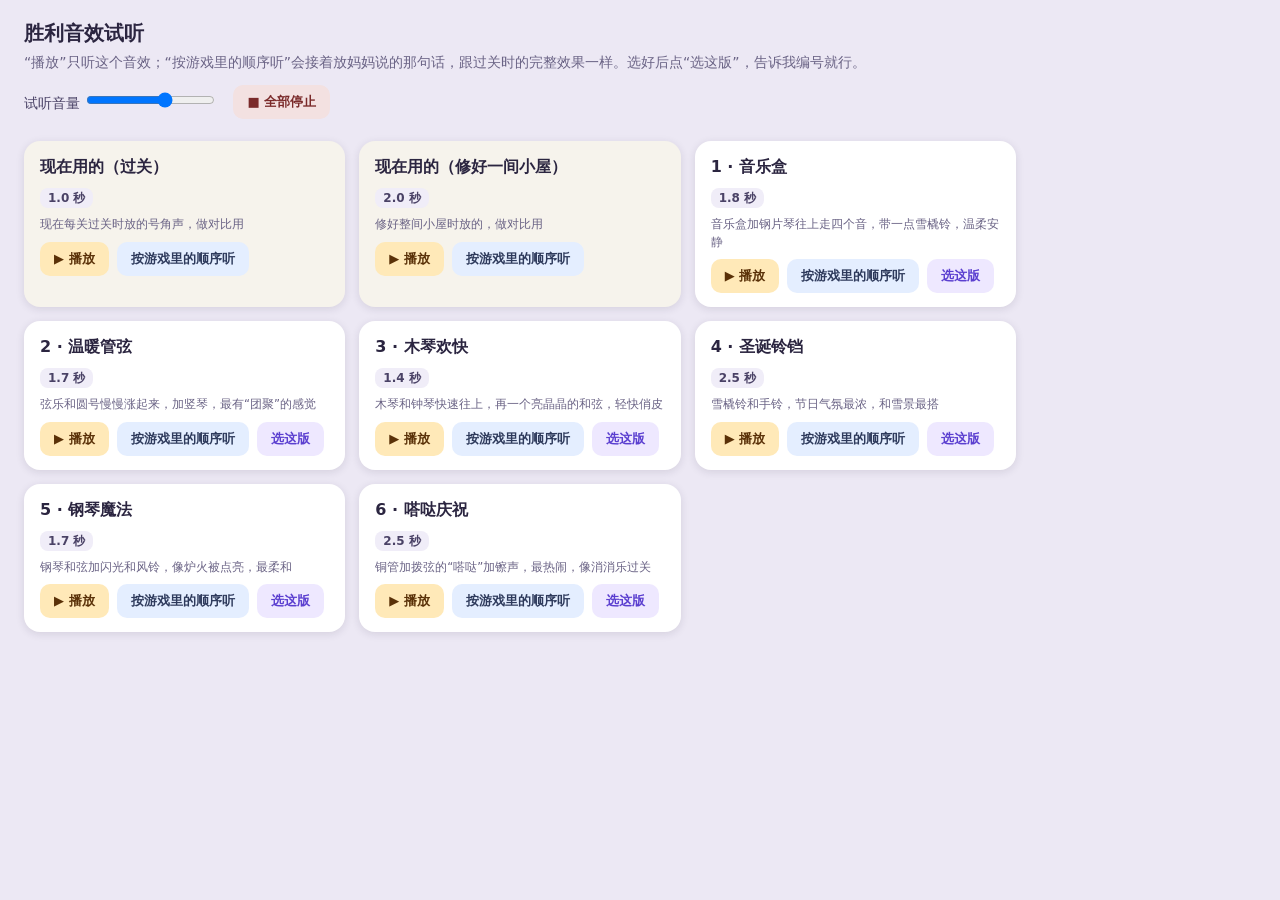
<file: sfx-win-picker.html>
<!doctype html>
<html lang="zh">
<head>
<meta charset="utf-8">
<meta name="viewport" content="width=device-width,initial-scale=1">
<title>胜利音效试听 · 母女救援</title>
<style>
  *{box-sizing:border-box}
  body{margin:0;font:14px/1.5 system-ui,"Microsoft YaHei",sans-serif;color:#2b2540;background:#ECE8F4}
  header{padding:18px 24px 6px;max-width:920px}
  h1{margin:0;font-size:20px}
  header p{margin:4px 0 0;color:#6a6385}
  main{display:grid;grid-template-columns:repeat(auto-fill,minmax(280px,1fr));gap:14px;padding:16px 24px 40px;max-width:1040px}
  .card{background:#fff;border-radius:16px;padding:14px 16px;box-shadow:0 2px 8px #2b25401f;outline:4px solid transparent;outline-offset:2px;display:flex;flex-direction:column;gap:8px}
  .card.picked{outline-color:#7B5CF0}
  .card.old{background:#F6F3EC}
  .card b{font-size:16px}
  .card small{color:#6a6385}
  .row{display:flex;gap:8px;flex-wrap:wrap}
  button{font:700 13px system-ui,"Microsoft YaHei";border:0;border-radius:10px;padding:8px 14px;cursor:pointer}
  .play{background:#FFE9B8;color:#5A3108}
  .full{background:#E4EEFF;color:#2E3A5C}
  .pick{background:#EEE8FF;color:#5b3fd0}
  .card.picked .pick{background:#7B5CF0;color:#fff}
  .len{display:inline-block;padding:1px 8px;border-radius:8px;background:#F0EDF8;color:#4a4266;font-size:12px;font-weight:700}
  .bar{display:flex;align-items:center;gap:16px;flex-wrap:wrap;padding:6px 24px;color:#4a4266}
  .stop{background:#F3E1E1;color:#7a2a2a}
</style>
</head>
<body>
<header>
  <h1>胜利音效试听</h1>
  <p>“播放”只听这个音效；“按游戏里的顺序听”会接着放妈妈说的那句话，跟过关时的完整效果一样。选好后点“选这版”，告诉我编号就行。</p>
</header>
<div class="bar">
  <label>试听音量 <input id="vol" type="range" min="0.2" max="1" step="0.05" value="0.7"></label>
  <button class="stop" id="stop">■ 全部停止</button>
</div>
<main id="list"></main>
<script>
const V=[
  {id:'0',file:'assets/fanfare.ogg',vol:.72,len:'1.0 秒',name:'现在用的（过关）',desc:'现在每关过关时放的号角声，做对比用',old:true},
  {id:'0b',file:'assets/chapter-done.ogg',vol:.7,len:'2.0 秒',name:'现在用的（修好一间小屋）',desc:'修好整间小屋时放的，做对比用',old:true},
  {id:'1',file:'assets/sfx-preview/win-1.ogg',vol:.6,len:'1.8 秒',name:'1 · 音乐盒',desc:'音乐盒加钢片琴往上走四个音，带一点雪橇铃，温柔安静'},
  {id:'2',file:'assets/sfx-preview/win-2.ogg',vol:.55,len:'1.7 秒',name:'2 · 温暖管弦',desc:'弦乐和圆号慢慢涨起来，加竖琴，最有“团聚”的感觉'},
  {id:'3',file:'assets/sfx-preview/win-3.ogg',vol:.6,len:'1.4 秒',name:'3 · 木琴欢快',desc:'木琴和钟琴快速往上，再一个亮晶晶的和弦，轻快俏皮'},
  {id:'4',file:'assets/sfx-preview/win-4.ogg',vol:.55,len:'2.5 秒',name:'4 · 圣诞铃铛',desc:'雪橇铃和手铃，节日气氛最浓，和雪景最搭'},
  {id:'5',file:'assets/sfx-preview/win-5.ogg',vol:.6,len:'1.7 秒',name:'5 · 钢琴魔法',desc:'钢琴和弦加闪光和风铃，像炉火被点亮，最柔和'},
  {id:'6',file:'assets/sfx-preview/win-6.ogg',vol:.5,len:'2.5 秒',name:'6 · 嗒哒庆祝',desc:'铜管加拨弦的“嗒哒”加镲声，最热闹，像消消乐过关'},
];
const list=document.getElementById('list'),vol=document.getElementById('vol');
const live=new Set(),timers=new Set();
function sound(file,v,delay=0){const id=setTimeout(()=>{timers.delete(id);const a=new Audio(file);a.volume=Math.min(1,v*vol.value/0.7);live.add(a);a.onended=()=>live.delete(a);a.play();},delay);timers.add(id);}
function stopAll(){for(const id of timers)clearTimeout(id);timers.clear();for(const a of live){a.pause();}live.clear();}
document.getElementById('stop').onclick=stopAll;
for(const v of V){
  const c=document.createElement('div');c.className='card'+(v.old?' old':'');
  c.innerHTML=`<b>${v.name}</b><span><span class="len">${v.len}</span></span><small>${v.desc}</small><div class="row"><button class="play">▶ 播放</button><button class="full">按游戏里的顺序听</button>${v.old?'':'<button class="pick">选这版</button>'}</div>`;
  c.querySelector('.play').onclick=()=>{stopAll();sound(v.file,v.vol);};
  // Same timing as a win in the game (confetti hiss removed): jingle, then mom's line 1.2s after it.
  c.querySelector('.full').onclick=()=>{stopAll();sound(v.file,v.vol);sound('assets/voice-warm.ogg',.8,1200);};
  const p=c.querySelector('.pick');
  if(p)p.onclick=()=>{document.querySelectorAll('.card').forEach(x=>{x.classList.remove('picked');const b=x.querySelector('.pick');if(b)b.textContent='选这版';});c.classList.add('picked');p.textContent='已选 '+v.id;};
  list.appendChild(c);
}
</script>
</body>
</html>
</file>
